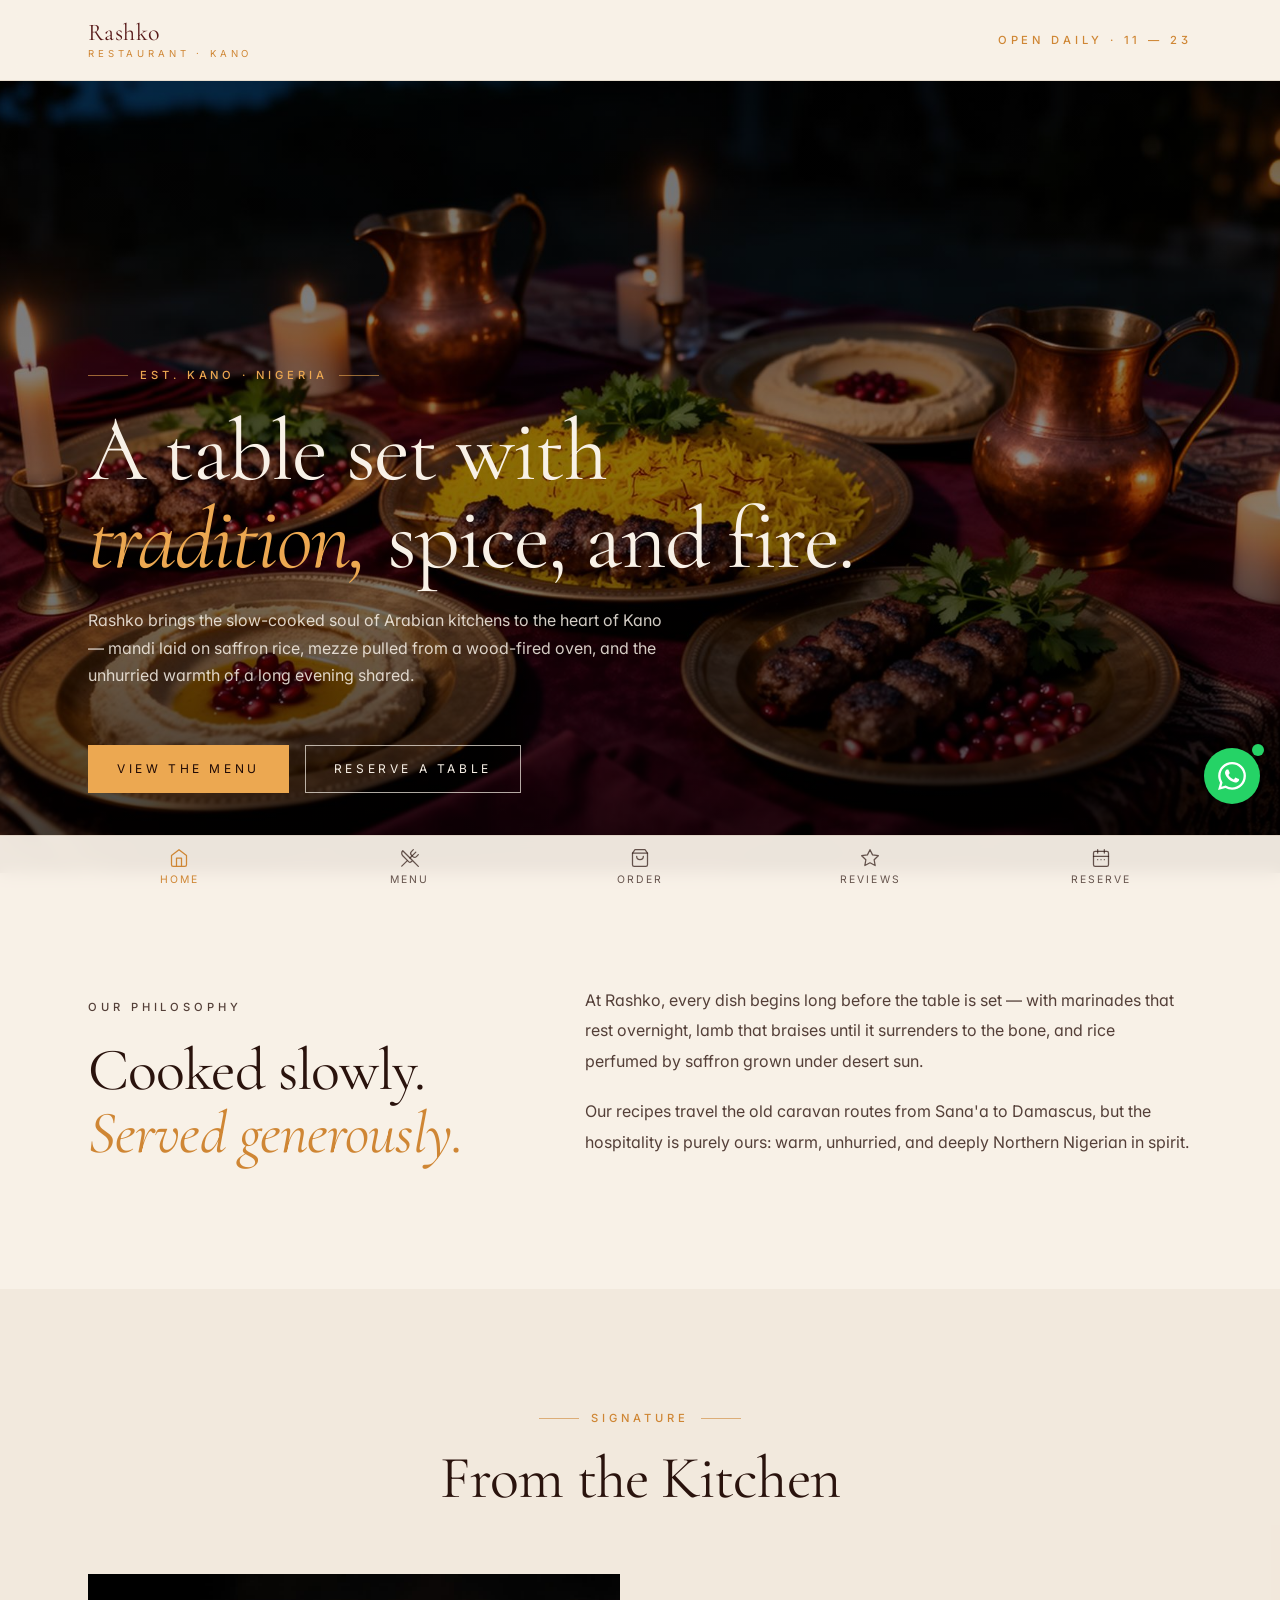
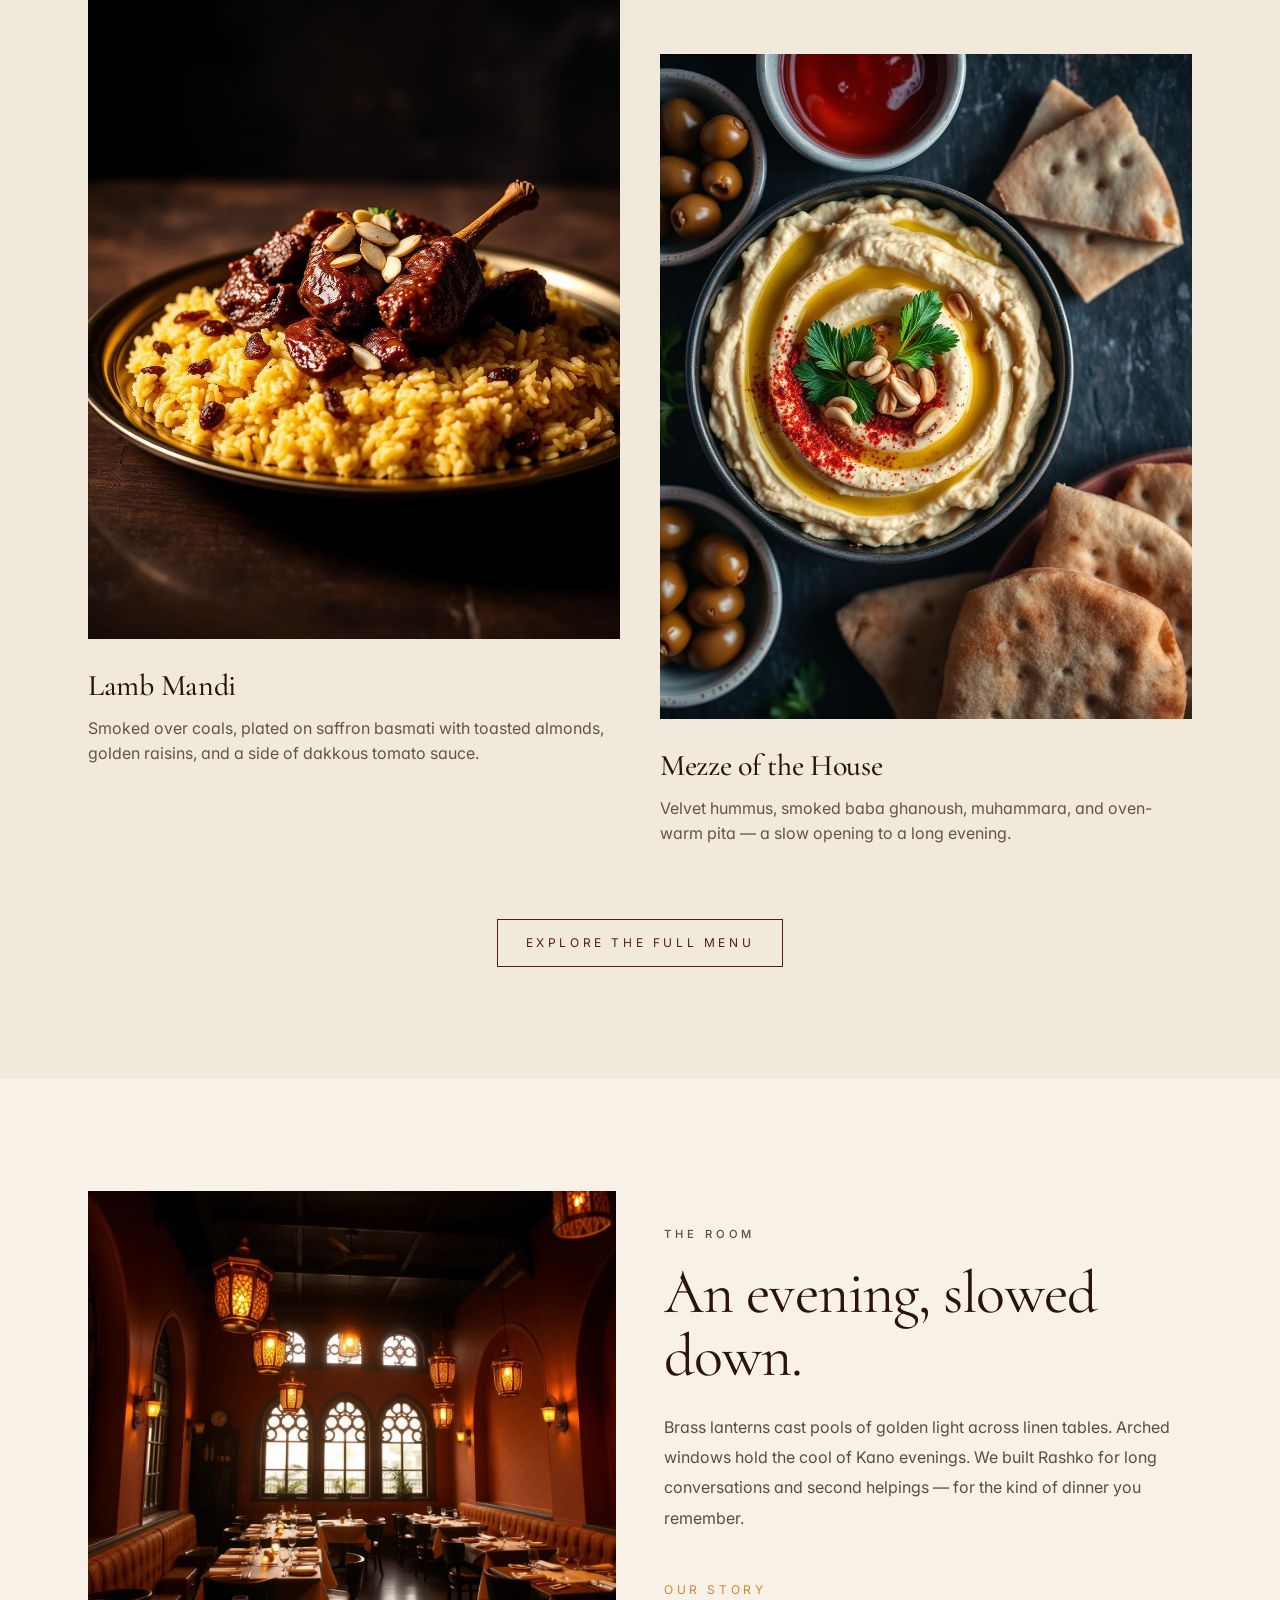
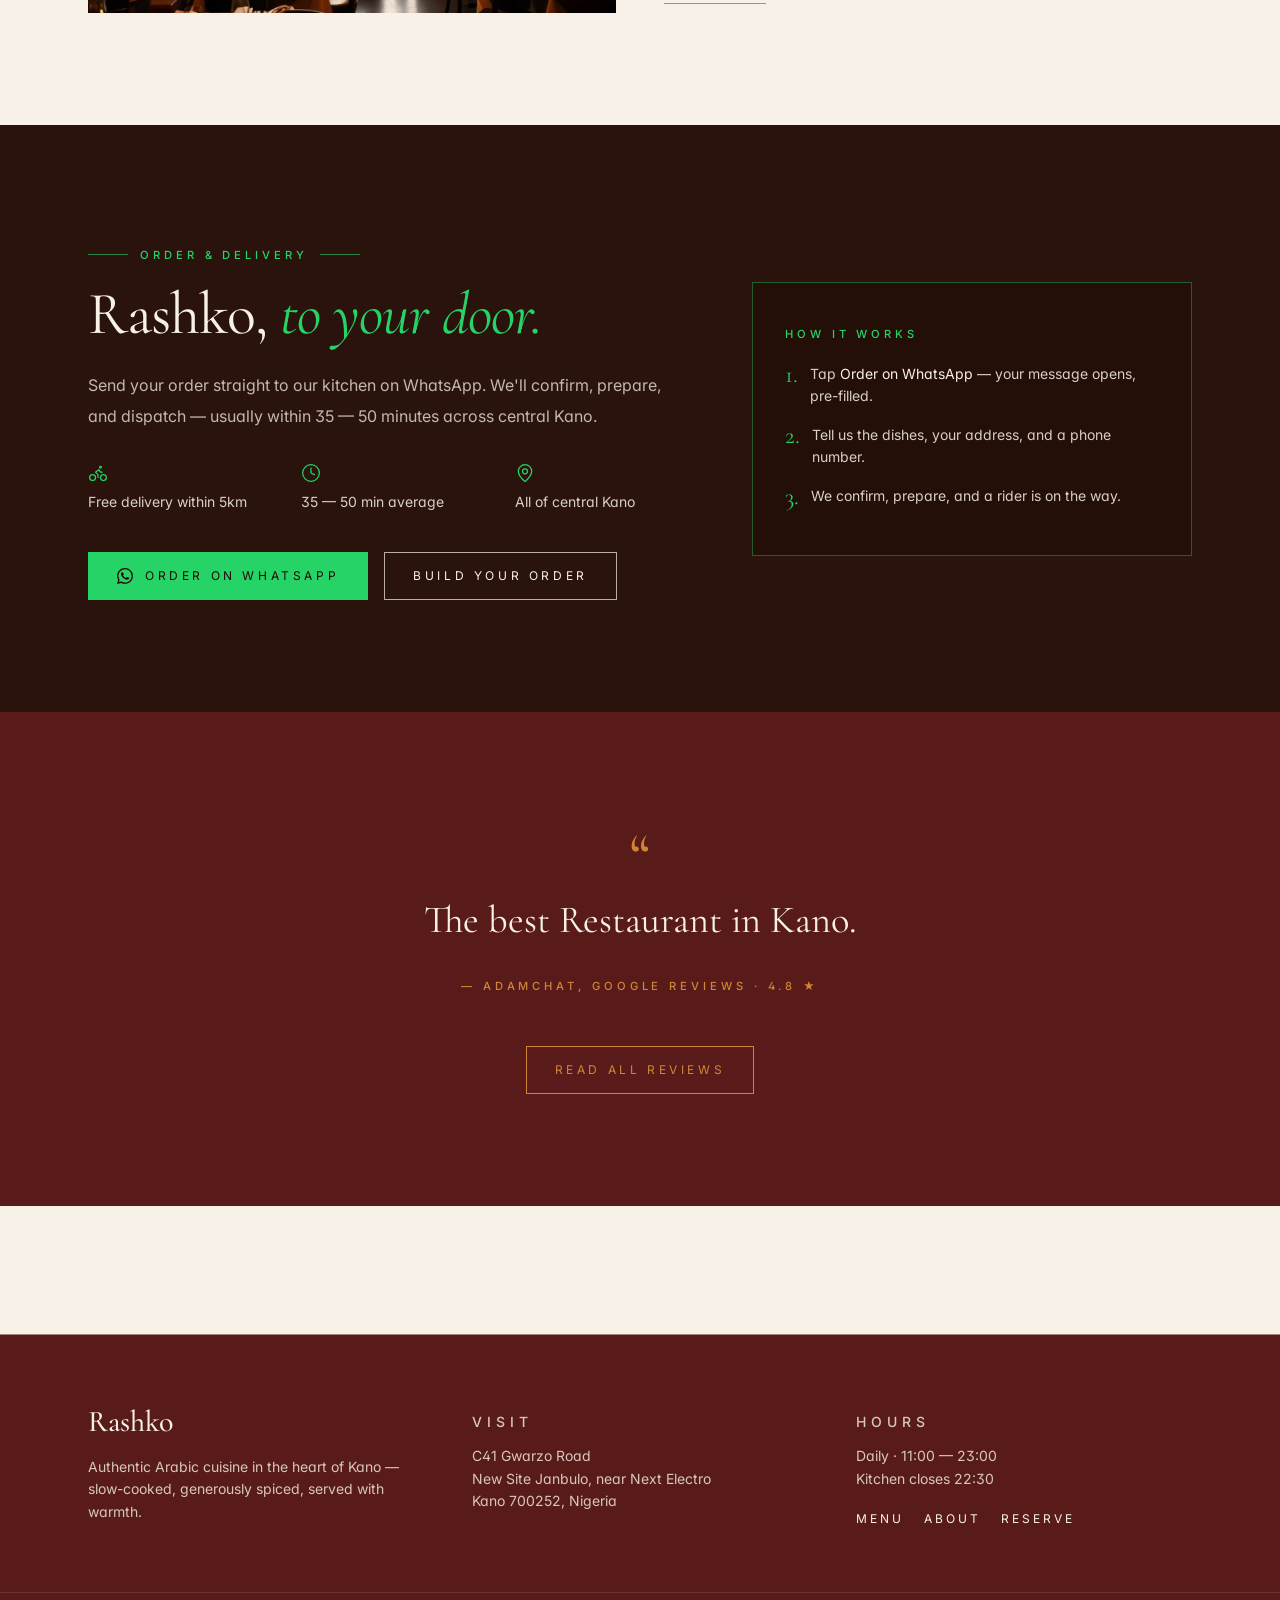
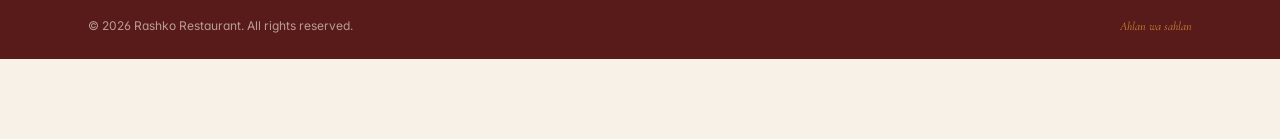
<file: index.html>
<!doctype html>
<html lang="en">
<head>
  <meta charset="utf-8" />
  <meta name="viewport" content="width=device-width, initial-scale=1" />
  <title>Rashko Restaurant — Arabic Fine Dining in Kano</title>
  <meta name="description" content="Slow-cooked mandi, fresh mezze, and the warmth of Arabian hospitality. Rashko Restaurant, C41 Gwarzo Road, Kano." />
  <meta property="og:title" content="Rashko Restaurant — Arabic Fine Dining in Kano" />
  <meta property="og:description" content="Authentic, slow-cooked Arabic cuisine in the heart of Kano." />
  <meta property="og:image" content="hero-rashko.jpg" />
  <link rel="stylesheet" href="styles.css" />
</head>
<body>
  <div id="site-header"></div>

  <!-- Hero -->
  <section class="hero">
    <div class="hero-bg">
      <img src="hero-rashko.jpg" alt="Candlelit Arabic feast at Rashko Restaurant" />
    </div>
    <div class="container-narrow hero-inner">
      <span class="ornament eyebrow gold-text">Est. Kano · Nigeria</span>
      <h1 class="display-xl hero-title">
        A table set with <span class="italic-script gold-text">tradition,</span> spice, and fire.
      </h1>
      <p class="hero-text">
        Rashko brings the slow-cooked soul of Arabian kitchens to the heart of Kano —
        mandi laid on saffron rice, mezze pulled from a wood-fired oven, and the
        unhurried warmth of a long evening shared.
      </p>
      <div class="hero-actions">
        <a class="btn btn-gold" href="menu.html">View the Menu</a>
        <a class="btn btn-outline-cream" href="contact.html">Reserve a Table</a>
      </div>
    </div>
  </section>

  <!-- Philosophy -->
  <section class="section">
    <div class="container-narrow philosophy-grid">
      <div>
        <p class="eyebrow">Our Philosophy</p>
        <h2 class="display-lg" style="margin-top:1rem;">
          Cooked slowly.<br><span class="italic-script">Served generously.</span>
        </h2>
      </div>
      <div>
        <p>At Rashko, every dish begins long before the table is set — with marinades that rest overnight, lamb that braises until it surrenders to the bone, and rice perfumed by saffron grown under desert sun.</p>
        <p>Our recipes travel the old caravan routes from Sana'a to Damascus, but the hospitality is purely ours: warm, unhurried, and deeply Northern Nigerian in spirit.</p>
      </div>
    </div>
  </section>

  <!-- Signature -->
  <section class="section bg-secondary">
    <div class="container-narrow">
      <div class="text-center max-w-2xl">
        <span class="ornament eyebrow">Signature</span>
        <h2 class="display-lg" style="margin-top:1.25rem;">From the Kitchen</h2>
      </div>
      <div class="signature-grid">
        <article class="signature-card">
          <div class="img-wrap"><img src="dish-mandi.jpg" alt="Lamb mandi on saffron rice" loading="lazy" /></div>
          <h3>Lamb Mandi</h3>
          <p>Smoked over coals, plated on saffron basmati with toasted almonds, golden raisins, and a side of dakkous tomato sauce.</p>
        </article>
        <article class="signature-card offset">
          <div class="img-wrap"><img src="dish-mezze.jpg" alt="Hummus mezze with warm pita" loading="lazy" /></div>
          <h3>Mezze of the House</h3>
          <p>Velvet hummus, smoked baba ghanoush, muhammara, and oven-warm pita — a slow opening to a long evening.</p>
        </article>
      </div>
      <div class="text-center" style="margin-top:3.5rem;">
        <a class="btn btn-outline-primary" href="menu.html">Explore the Full Menu</a>
      </div>
    </div>
  </section>

  <!-- Story split -->
  <section class="section">
    <div class="container-narrow story-split">
      <div class="img-wrap"><img src="interior-rashko.jpg" alt="Warm interior of Rashko Restaurant" loading="lazy" /></div>
      <div class="story-text" style="padding-left:0;">
        <p class="eyebrow">The Room</p>
        <h2 class="display-lg" style="margin-top:1rem;">An evening, slowed down.</h2>
        <p>Brass lanterns cast pools of golden light across linen tables. Arched windows hold the cool of Kano evenings. We built Rashko for long conversations and second helpings — for the kind of dinner you remember.</p>
        <a class="text-link" href="about.html">Our Story</a>
      </div>
    </div>
  </section>

  <!-- Delivery / WhatsApp -->
  <section class="section bg-dark">
    <div class="container-narrow delivery-grid">
      <div>
        <span class="ornament eyebrow" style="color:#25d366;">Order &amp; Delivery</span>
        <h2 class="display-lg text-cream" style="margin-top:1.25rem;">
          Rashko, <span class="italic-script" style="color:#25d366;">to your door.</span>
        </h2>
        <p style="margin-top:1.5rem;color:color-mix(in oklab, #f6efe2 75%, transparent);line-height:1.9;max-width:36rem;">
          Send your order straight to our kitchen on WhatsApp. We'll confirm,
          prepare, and dispatch — usually within 35 — 50 minutes across central Kano.
        </p>
        <ul class="delivery-features">
          <li><svg viewBox="0 0 24 24" fill="none" stroke="currentColor" stroke-width="1.5" stroke-linecap="round" stroke-linejoin="round"><circle cx="18.5" cy="17.5" r="3.5"/><circle cx="5.5" cy="17.5" r="3.5"/><circle cx="15" cy="5" r="1"/><path d="M12 17.5V14l-3-3 4-3 2 3h2"/></svg><span>Free delivery within 5km</span></li>
          <li><svg viewBox="0 0 24 24" fill="none" stroke="currentColor" stroke-width="1.5" stroke-linecap="round" stroke-linejoin="round"><circle cx="12" cy="12" r="10"/><polyline points="12 6 12 12 16 14"/></svg><span>35 — 50 min average</span></li>
          <li><svg viewBox="0 0 24 24" fill="none" stroke="currentColor" stroke-width="1.5" stroke-linecap="round" stroke-linejoin="round"><path d="M20 10c0 4.993-5.539 10.193-7.399 11.799a1 1 0 0 1-1.202 0C9.539 20.193 4 14.993 4 10a8 8 0 0 1 16 0"/><circle cx="12" cy="10" r="3"/></svg><span>All of central Kano</span></li>
        </ul>
        <div class="hero-actions">
          <a class="btn btn-whatsapp" id="whatsapp-cta" href="#" target="_blank" rel="noopener noreferrer">
            <svg style="width:1rem;height:1rem;" viewBox="0 0 24 24" fill="currentColor"><path d="M17.472 14.382c-.297-.149-1.758-.867-2.03-.967-.273-.099-.471-.148-.67.15-.197.297-.767.966-.94 1.164-.173.198-.347.223-.644.075-.297-.15-1.255-.463-2.39-1.475-.883-.788-1.48-1.761-1.653-2.059-.173-.297-.018-.458.13-.606.134-.133.298-.347.446-.52.149-.174.198-.298.298-.497.099-.198.05-.371-.025-.52-.075-.149-.669-1.612-.916-2.207-.242-.579-.487-.5-.669-.51l-.57-.01c-.198 0-.52.074-.792.372s-1.04 1.016-1.04 2.479 1.065 2.876 1.213 3.074c.149.198 2.095 3.2 5.077 4.487.709.306 1.262.489 1.694.625.712.227 1.36.195 1.871.118.571-.085 1.758-.719 2.006-1.413.248-.694.248-1.289.173-1.413-.074-.124-.272-.198-.57-.347zM12.04 21.785h-.004a9.87 9.87 0 0 1-5.031-1.378l-.361-.214-3.741.982.999-3.648-.235-.374a9.86 9.86 0 0 1-1.51-5.26c.001-5.45 4.436-9.884 9.889-9.884 2.64 0 5.122 1.03 6.988 2.898a9.825 9.825 0 0 1 2.893 6.994c-.003 5.45-4.437 9.884-9.887 9.884zm8.413-18.297A11.815 11.815 0 0 0 12.05 0C5.495 0 .16 5.335.157 11.892c0 2.096.547 4.142 1.588 5.945L.057 24l6.305-1.654a11.882 11.882 0 0 0 5.683 1.448h.005c6.554 0 11.89-5.335 11.893-11.893a11.821 11.821 0 0 0-3.49-8.413z"/></svg>
            Order on WhatsApp
          </a>
          <a class="btn btn-outline-cream" href="order.html">Build Your Order</a>
        </div>
      </div>
      <div class="delivery-card">
        <p class="eyebrow" style="color:#25d366;">How it works</p>
        <ol>
          <li><span>1.</span><span>Tap <em style="font-style:normal;color:var(--cream);">Order on WhatsApp</em> — your message opens, pre-filled.</span></li>
          <li><span>2.</span><span>Tell us the dishes, your address, and a phone number.</span></li>
          <li><span>3.</span><span>We confirm, prepare, and a rider is on the way.</span></li>
        </ol>
      </div>
    </div>
  </section>

  <!-- Pull quote -->
  <section class="section bg-primary">
    <div class="container-narrow text-center max-w-3xl">
      <span class="quote-mark">&ldquo;</span>
      <p class="pull-quote">The best Restaurant in Kano.</p>
      <p class="eyebrow" style="margin-top:2rem;">— Adamchat, Google Reviews · 4.8 ★</p>
      <a class="btn btn-outline-accent" href="reviews.html" style="margin-top:2.5rem;">Read All Reviews</a>
    </div>
  </section>

  <div id="site-footer"></div>
  <div id="bottom-nav"></div>
  <div id="whatsapp-float"></div>

  <script src="data.js"></script>
  <script src="layout.js"></script>
  <script>
    RASHKO.mountLayout({ active: "home" });
    document.getElementById("whatsapp-cta").href =
      RASHKO.whatsappUrl("Hello Rashko! I'd like to place a delivery order. 🍽️");
  </script>
</body>
</html>
</file>
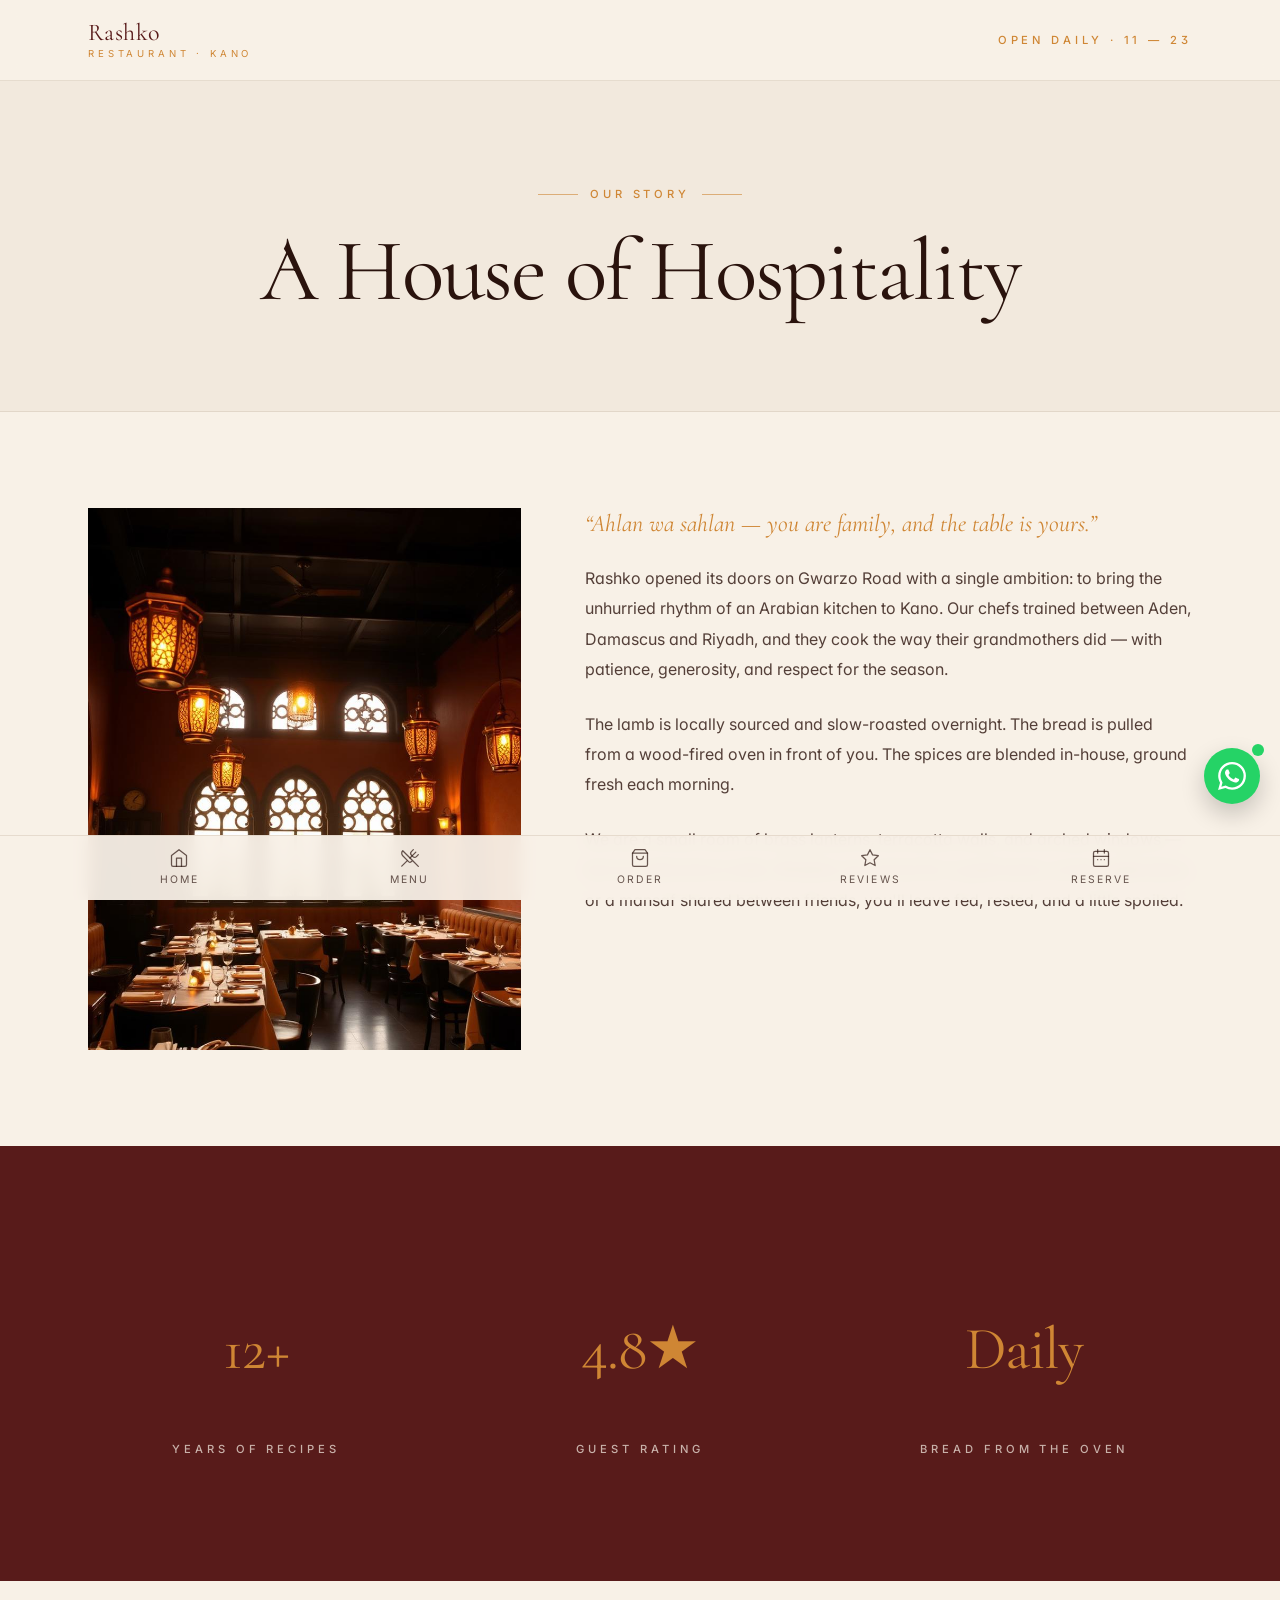
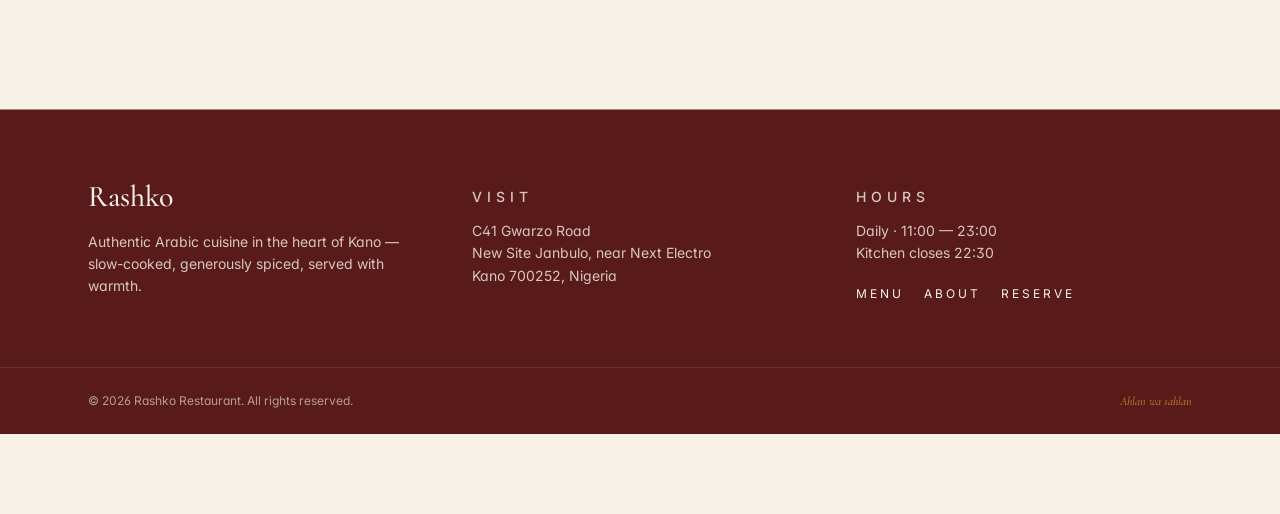
<file: about.html>
<!doctype html>
<html lang="en">
<head>
  <meta charset="utf-8" />
  <meta name="viewport" content="width=device-width, initial-scale=1" />
  <title>About — Rashko Restaurant, Kano</title>
  <meta name="description" content="The story behind Rashko Restaurant — slow Arabic cooking, generous hospitality, and a quiet room in the heart of Kano." />
  <meta property="og:title" content="About Rashko Restaurant" />
  <meta property="og:description" content="Slow Arabic cooking and generous hospitality in the heart of Kano." />
  <link rel="stylesheet" href="styles.css" />
</head>
<body>
  <div id="site-header"></div>

  <section class="menu-hero">
    <div class="container-narrow">
      <span class="ornament eyebrow">Our Story</span>
      <h1 class="display-xl">A House of Hospitality</h1>
    </div>
  </section>

  <section class="container-narrow about-grid">
    <div><img src="interior-rashko.jpg" alt="Interior of Rashko Restaurant" loading="lazy" /></div>
    <div class="about-text">
      <p class="italic-script">&ldquo;Ahlan wa sahlan — you are family, and the table is yours.&rdquo;</p>
      <p>Rashko opened its doors on Gwarzo Road with a single ambition: to bring the unhurried rhythm of an Arabian kitchen to Kano. Our chefs trained between Aden, Damascus and Riyadh, and they cook the way their grandmothers did — with patience, generosity, and respect for the season.</p>
      <p>The lamb is locally sourced and slow-roasted overnight. The bread is pulled from a wood-fired oven in front of you. The spices are blended in-house, ground fresh each morning.</p>
      <p>We are a small room of brass lanterns, terracotta walls, and arched windows — but our welcome is wide. Whether you arrive for a quiet lunch, a long celebration, or a mansaf shared between friends, you'll leave fed, rested, and a little spoiled.</p>
    </div>
  </section>

  <section class="section bg-primary">
    <div class="container-narrow stats-grid">
      <div>
        <p class="display-lg stat-key">12+</p>
        <p class="eyebrow stat-val" style="color:color-mix(in oklab, var(--primary-foreground) 70%, transparent);">Years of Recipes</p>
      </div>
      <div>
        <p class="display-lg stat-key">4.8★</p>
        <p class="eyebrow stat-val" style="color:color-mix(in oklab, var(--primary-foreground) 70%, transparent);">Guest Rating</p>
      </div>
      <div>
        <p class="display-lg stat-key">Daily</p>
        <p class="eyebrow stat-val" style="color:color-mix(in oklab, var(--primary-foreground) 70%, transparent);">Bread from the Oven</p>
      </div>
    </div>
  </section>

  <div id="site-footer"></div>
  <div id="bottom-nav"></div>
  <div id="whatsapp-float"></div>

  <script src="data.js"></script>
  <script src="layout.js"></script>
  <script>RASHKO.mountLayout({});</script>
</body>
</html>
</file>
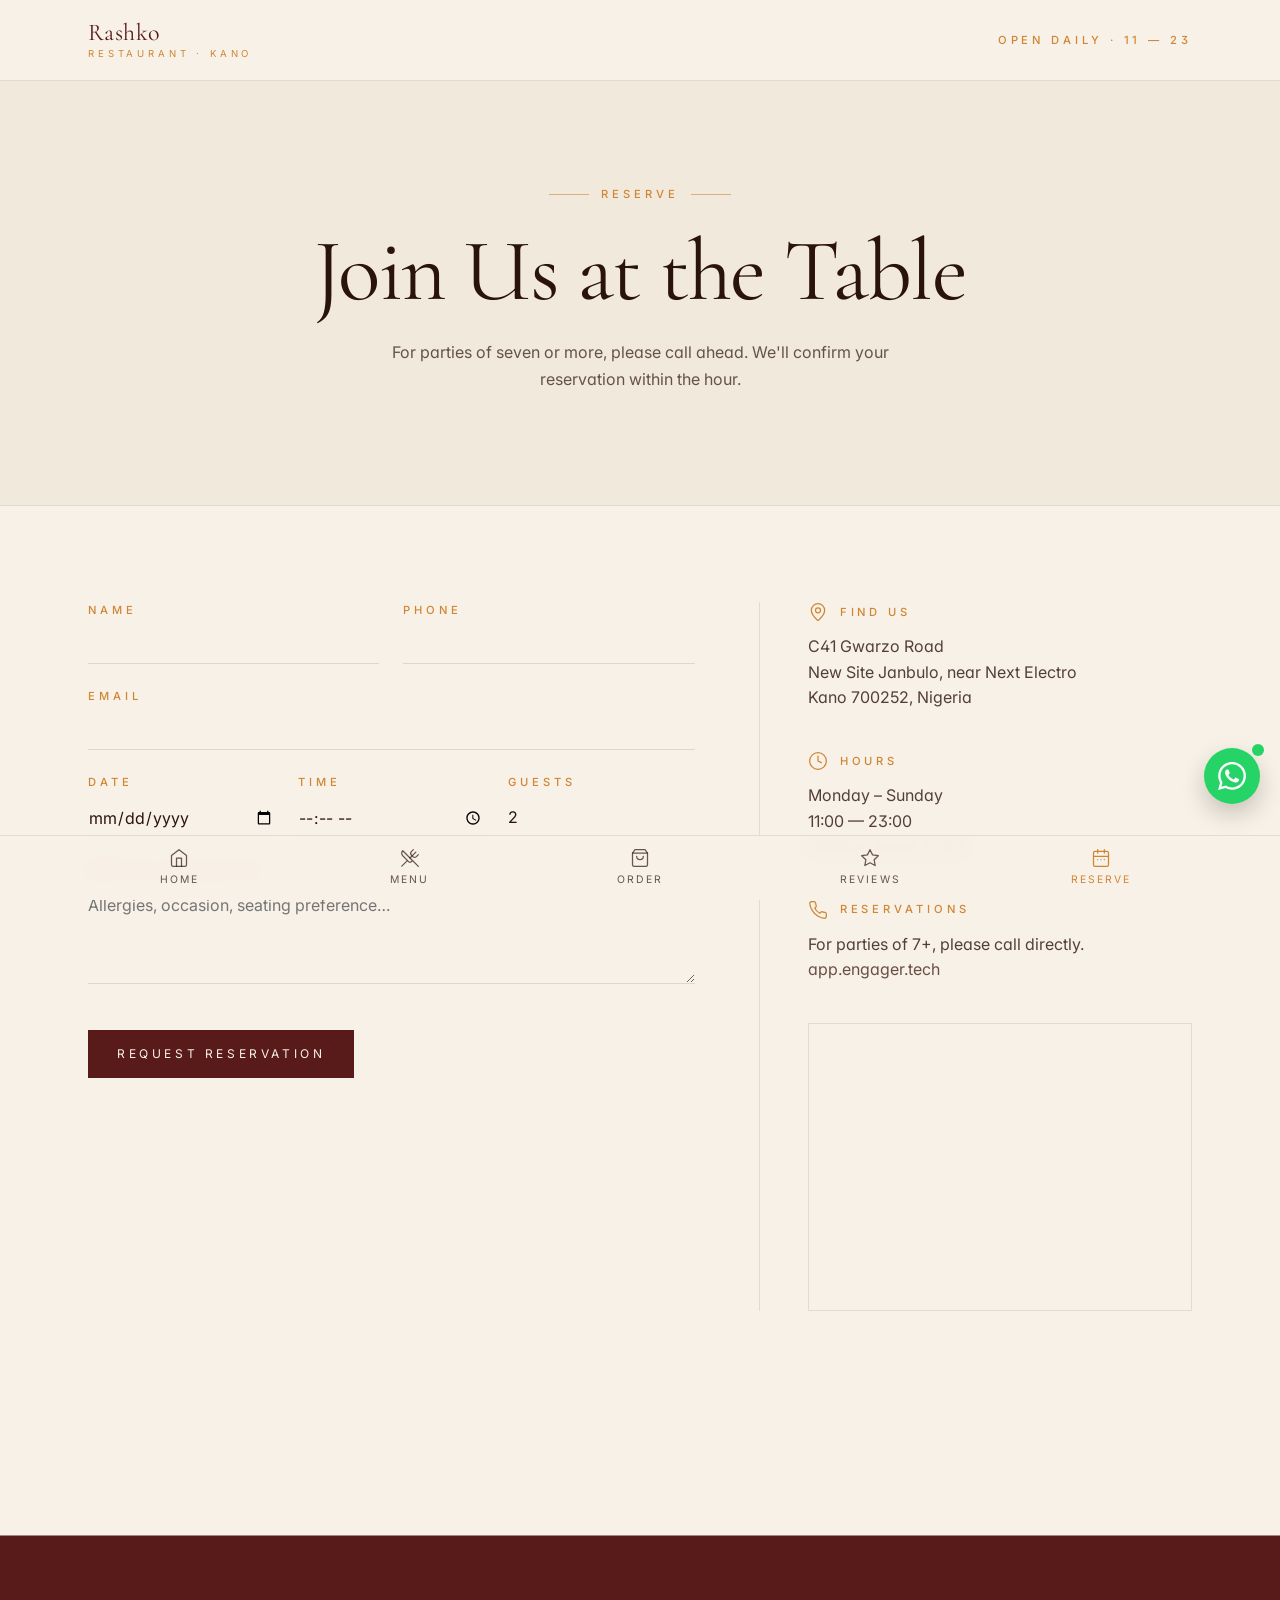
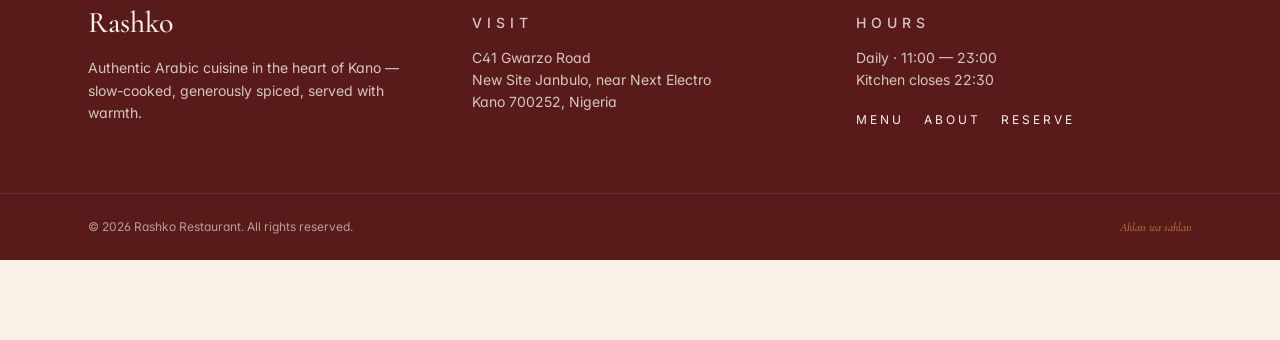
<file: contact.html>
<!doctype html>
<html lang="en">
<head>
  <meta charset="utf-8" />
  <meta name="viewport" content="width=device-width, initial-scale=1" />
  <title>Reservations &amp; Contact — Rashko Restaurant, Kano</title>
  <meta name="description" content="Reserve a table at Rashko Restaurant, C41 Gwarzo Road, Kano. Open daily 11am – 11pm." />
  <meta property="og:title" content="Reserve a Table — Rashko Restaurant" />
  <meta property="og:description" content="C41 Gwarzo Road, Kano. Open daily 11am – 11pm." />
  <link rel="stylesheet" href="styles.css" />
</head>
<body>
  <div id="site-header"></div>

  <section class="menu-hero">
    <div class="container-narrow">
      <span class="ornament eyebrow">Reserve</span>
      <h1 class="display-xl">Join Us at the Table</h1>
      <p>For parties of seven or more, please call ahead. We'll confirm your reservation within the hour.</p>
    </div>
  </section>

  <section class="container-narrow contact-grid">
    <div>
      <form id="reservation-form" class="contact-form">
        <div class="row two">
          <div><label for="name" class="eyebrow" style="display:block;margin-bottom:0.5rem;">Name</label><input id="name" class="contact-input" type="text" required /></div>
          <div><label for="phone" class="eyebrow" style="display:block;margin-bottom:0.5rem;">Phone</label><input id="phone" class="contact-input" type="tel" required /></div>
        </div>
        <div><label for="email" class="eyebrow" style="display:block;margin-bottom:0.5rem;">Email</label><input id="email" class="contact-input" type="email" required /></div>
        <div class="row three">
          <div><label for="date" class="eyebrow" style="display:block;margin-bottom:0.5rem;">Date</label><input id="date" class="contact-input" type="date" required /></div>
          <div><label for="time" class="eyebrow" style="display:block;margin-bottom:0.5rem;">Time</label><input id="time" class="contact-input" type="time" required /></div>
          <div><label for="guests" class="eyebrow" style="display:block;margin-bottom:0.5rem;">Guests</label><input id="guests" class="contact-input" type="number" min="1" max="20" value="2" required /></div>
        </div>
        <div>
          <label for="notes" class="eyebrow" style="display:block;margin-bottom:0.5rem;">Special requests</label>
          <textarea id="notes" rows="4" class="contact-input" placeholder="Allergies, occasion, seating preference…"></textarea>
        </div>
        <button type="submit" class="btn btn-primary" style="margin-top:1rem;align-self:flex-start;">Request Reservation</button>
      </form>
      <div id="reservation-success" class="contact-success" style="display:none;">
        <p class="italic-script" style="font-size:1.875rem;margin:0;">Shukran!</p>
        <p>Your request has been sent. We'll be in touch shortly to confirm.</p>
      </div>
    </div>

    <aside class="contact-info">
      <div class="info-block">
        <div class="info-head">
          <svg viewBox="0 0 24 24" fill="none" stroke="currentColor" stroke-width="1.5" stroke-linecap="round" stroke-linejoin="round"><path d="M20 10c0 4.993-5.539 10.193-7.399 11.799a1 1 0 0 1-1.202 0C9.539 20.193 4 14.993 4 10a8 8 0 0 1 16 0"/><circle cx="12" cy="10" r="3"/></svg>
          <span class="eyebrow">Find Us</span>
        </div>
        <p>C41 Gwarzo Road<br>New Site Janbulo, near Next Electro<br>Kano 700252, Nigeria</p>
      </div>
      <div class="info-block">
        <div class="info-head">
          <svg viewBox="0 0 24 24" fill="none" stroke="currentColor" stroke-width="1.5" stroke-linecap="round" stroke-linejoin="round"><circle cx="12" cy="12" r="10"/><polyline points="12 6 12 12 16 14"/></svg>
          <span class="eyebrow">Hours</span>
        </div>
        <p>Monday – Sunday<br>11:00 — 23:00<br><span style="color:var(--muted-foreground);">Kitchen closes 22:30</span></p>
      </div>
      <div class="info-block">
        <div class="info-head">
          <svg viewBox="0 0 24 24" fill="none" stroke="currentColor" stroke-width="1.5" stroke-linecap="round" stroke-linejoin="round"><path d="M22 16.92v3a2 2 0 0 1-2.18 2 19.79 19.79 0 0 1-8.63-3.07 19.5 19.5 0 0 1-6-6 19.79 19.79 0 0 1-3.07-8.67A2 2 0 0 1 4.11 2h3a2 2 0 0 1 2 1.72 12.84 12.84 0 0 0 .7 2.81 2 2 0 0 1-.45 2.11L8.09 9.91a16 16 0 0 0 6 6l1.27-1.27a2 2 0 0 1 2.11-.45 12.84 12.84 0 0 0 2.81.7A2 2 0 0 1 22 16.92z"/></svg>
          <span class="eyebrow">Reservations</span>
        </div>
        <p>For parties of 7+, please call directly.<br><span style="color:var(--muted-foreground);">app.engager.tech</span></p>
      </div>

      <div class="map-wrap">
        <iframe title="Rashko Restaurant location"
          src="https://www.google.com/maps?q=c41+Gwarzo+Rd,+new+site+janbulo,+Kano&output=embed"
          loading="lazy" referrerpolicy="no-referrer-when-downgrade"></iframe>
      </div>
    </aside>
  </section>

  <div id="site-footer"></div>
  <div id="bottom-nav"></div>
  <div id="whatsapp-float"></div>

  <script src="data.js"></script>
  <script src="layout.js"></script>
  <script src="contact.js"></script>
  <script>RASHKO.mountLayout({ active: "reserve" });</script>
</body>
</html>
</file>
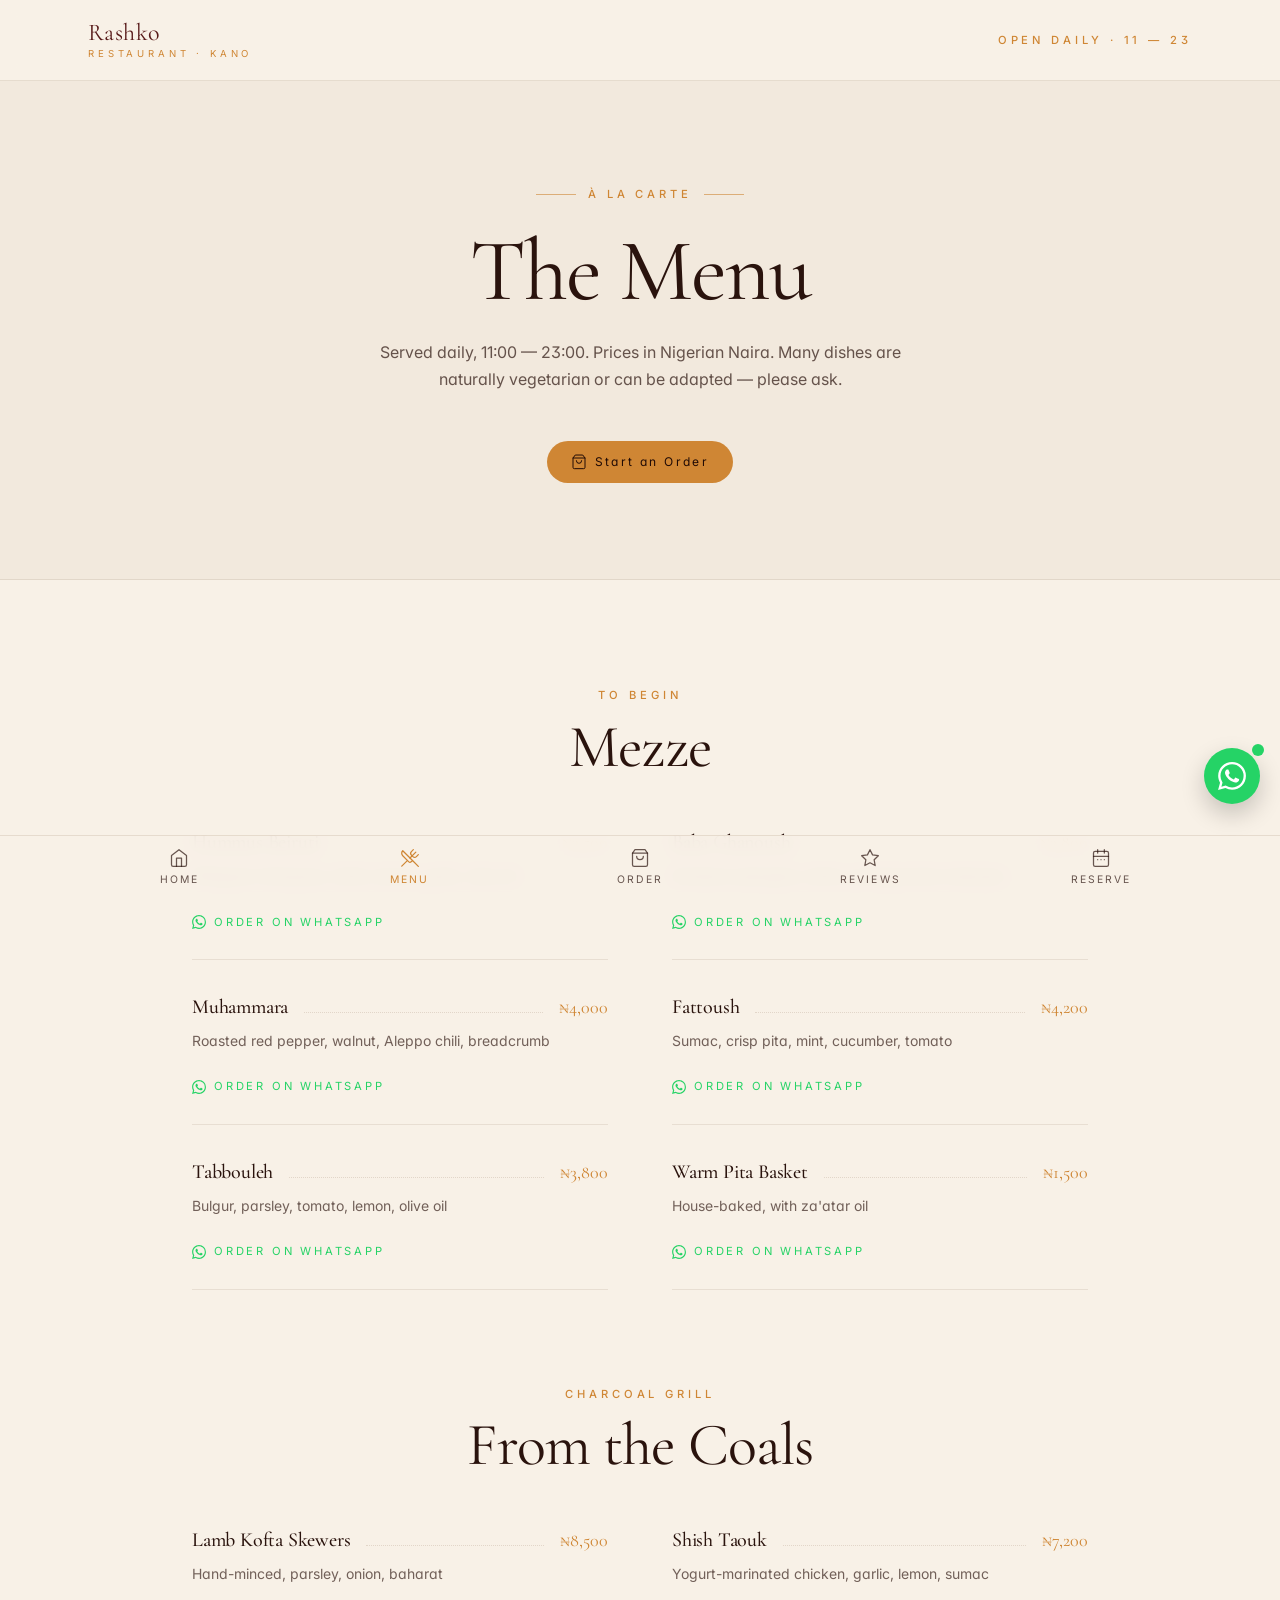
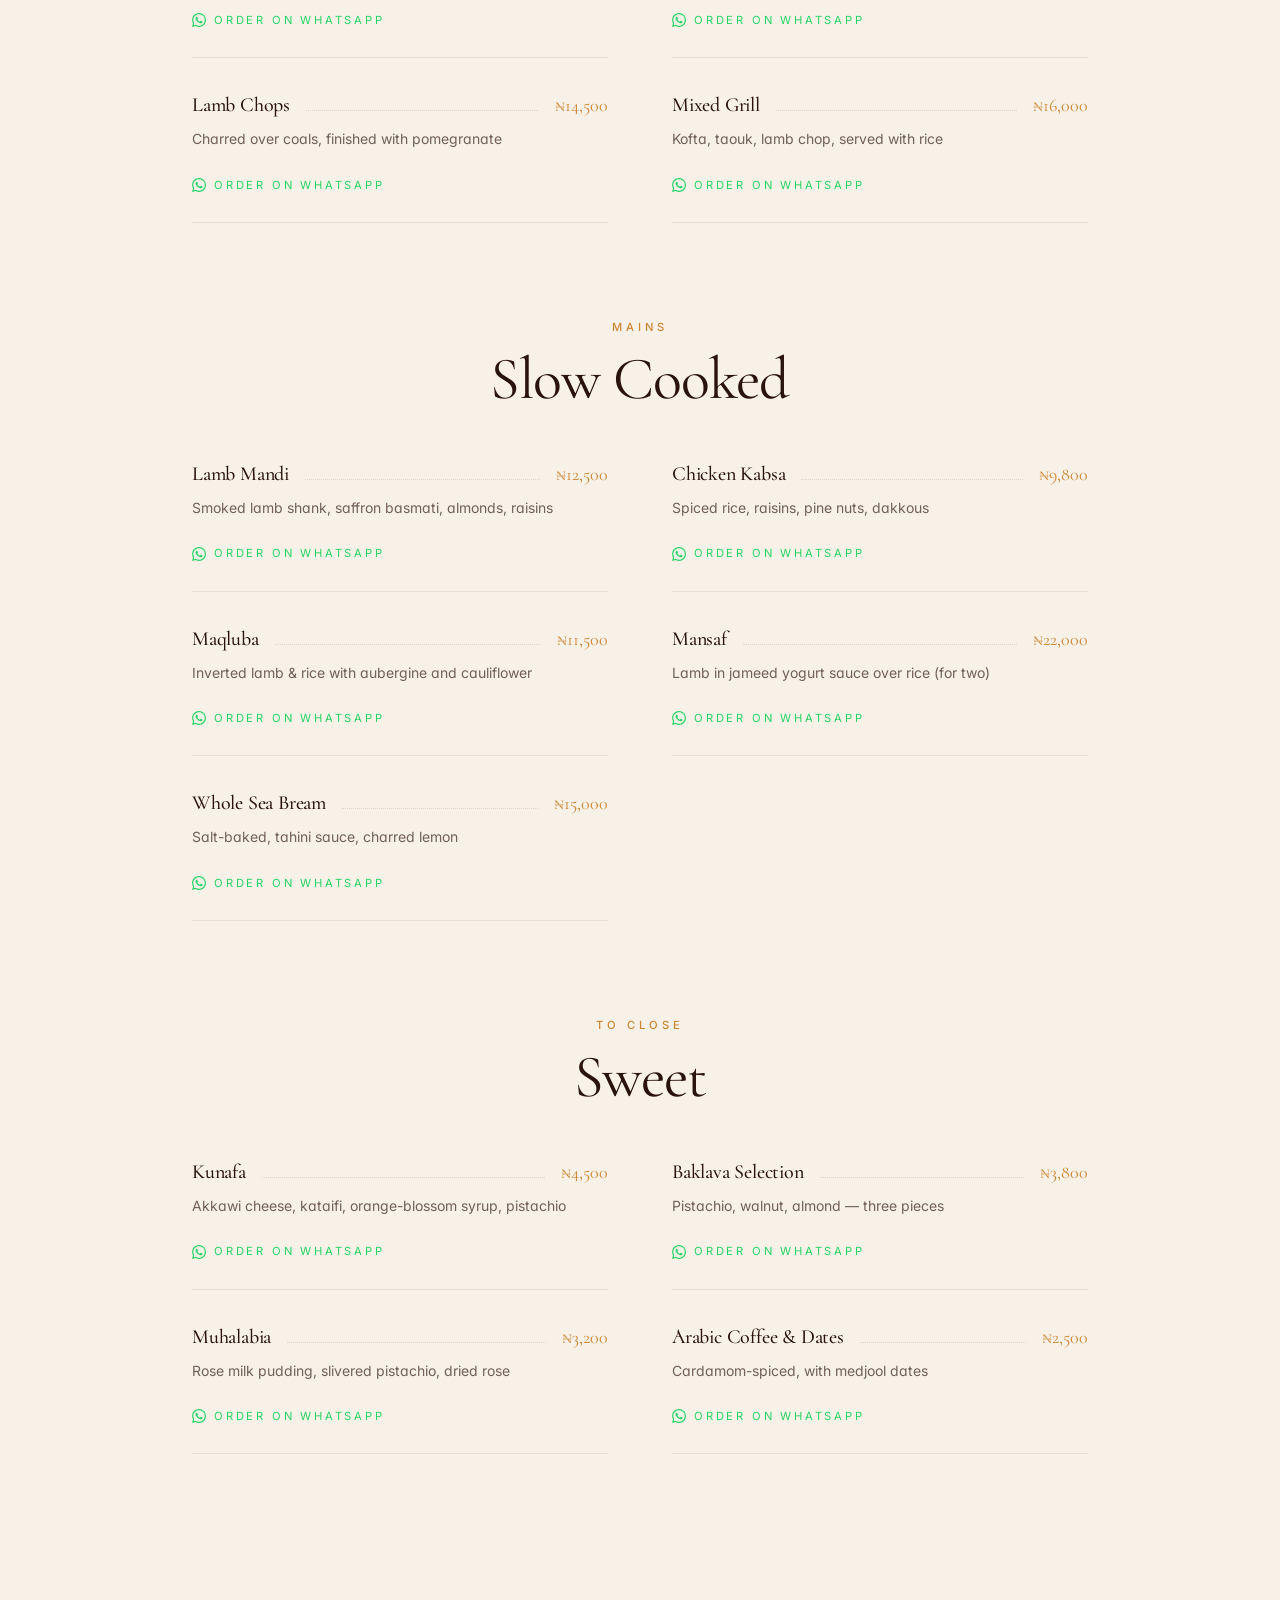
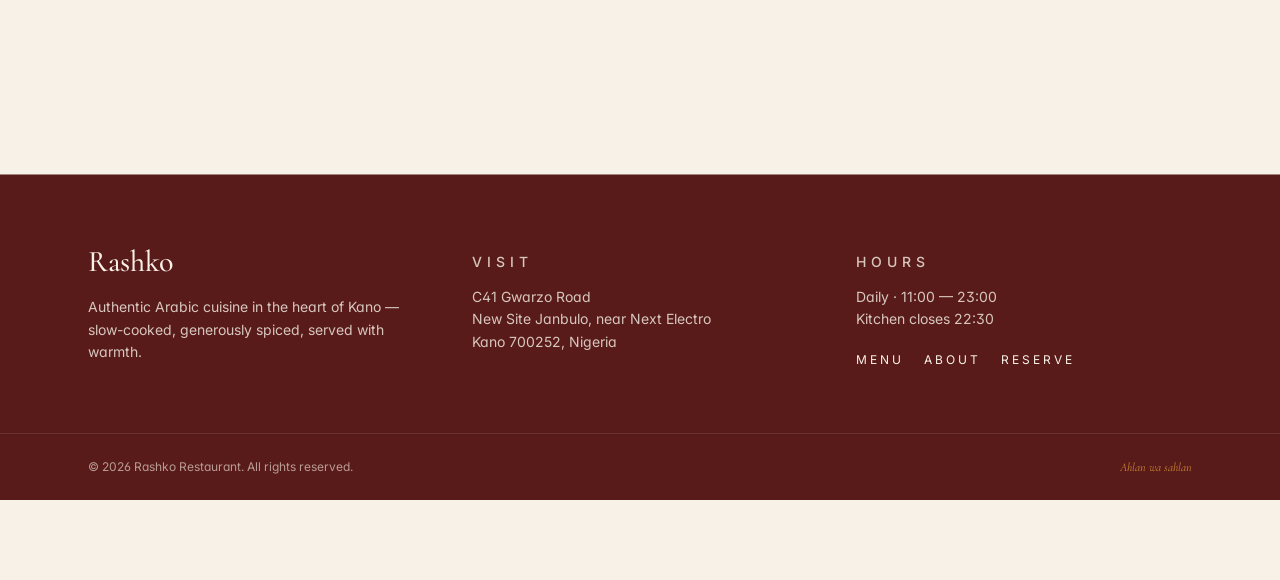
<file: menu.html>
<!doctype html>
<html lang="en">
<head>
  <meta charset="utf-8" />
  <meta name="viewport" content="width=device-width, initial-scale=1" />
  <title>Menu — Rashko Restaurant, Kano</title>
  <meta name="description" content="Mezze, slow-cooked mandi & kabsa, charcoal kebabs, and traditional Arabic desserts. The full Rashko menu, served daily in Kano." />
  <meta property="og:title" content="Menu — Rashko Restaurant" />
  <meta property="og:description" content="Mezze, mandi, kabsa, kebabs and Arabic sweets — served daily in Kano." />
  <link rel="stylesheet" href="styles.css" />
</head>
<body>
  <div id="site-header"></div>

  <section class="menu-hero">
    <div class="container-narrow">
      <span class="ornament eyebrow">À la Carte</span>
      <h1 class="display-xl">The Menu</h1>
      <p>Served daily, 11:00 — 23:00. Prices in Nigerian Naira. Many dishes are naturally vegetarian or can be adapted — please ask.</p>
      <a class="btn-accent" href="order.html" style="margin-top:2rem;display:inline-flex;align-items:center;gap:0.5rem;">
        <svg style="width:1rem;height:1rem;" viewBox="0 0 24 24" fill="none" stroke="currentColor" stroke-width="1.5" stroke-linecap="round" stroke-linejoin="round"><path d="M6 2 3 6v14a2 2 0 0 0 2 2h14a2 2 0 0 0 2-2V6l-3-4Z"/><path d="M3 6h18"/><path d="M16 10a4 4 0 0 1-8 0"/></svg>
        Start an Order
      </a>
    </div>
  </section>

  <div class="container-narrow" style="padding-block:6rem;">
    <div id="menu-root"></div>
  </div>

  <div id="site-footer"></div>
  <div id="bottom-nav"></div>
  <div id="whatsapp-float"></div>

  <script src="data.js"></script>
  <script src="layout.js"></script>
  <script src="menu.js"></script>
  <script>RASHKO.mountLayout({ active: "menu" });</script>
</body>
</html>
</file>
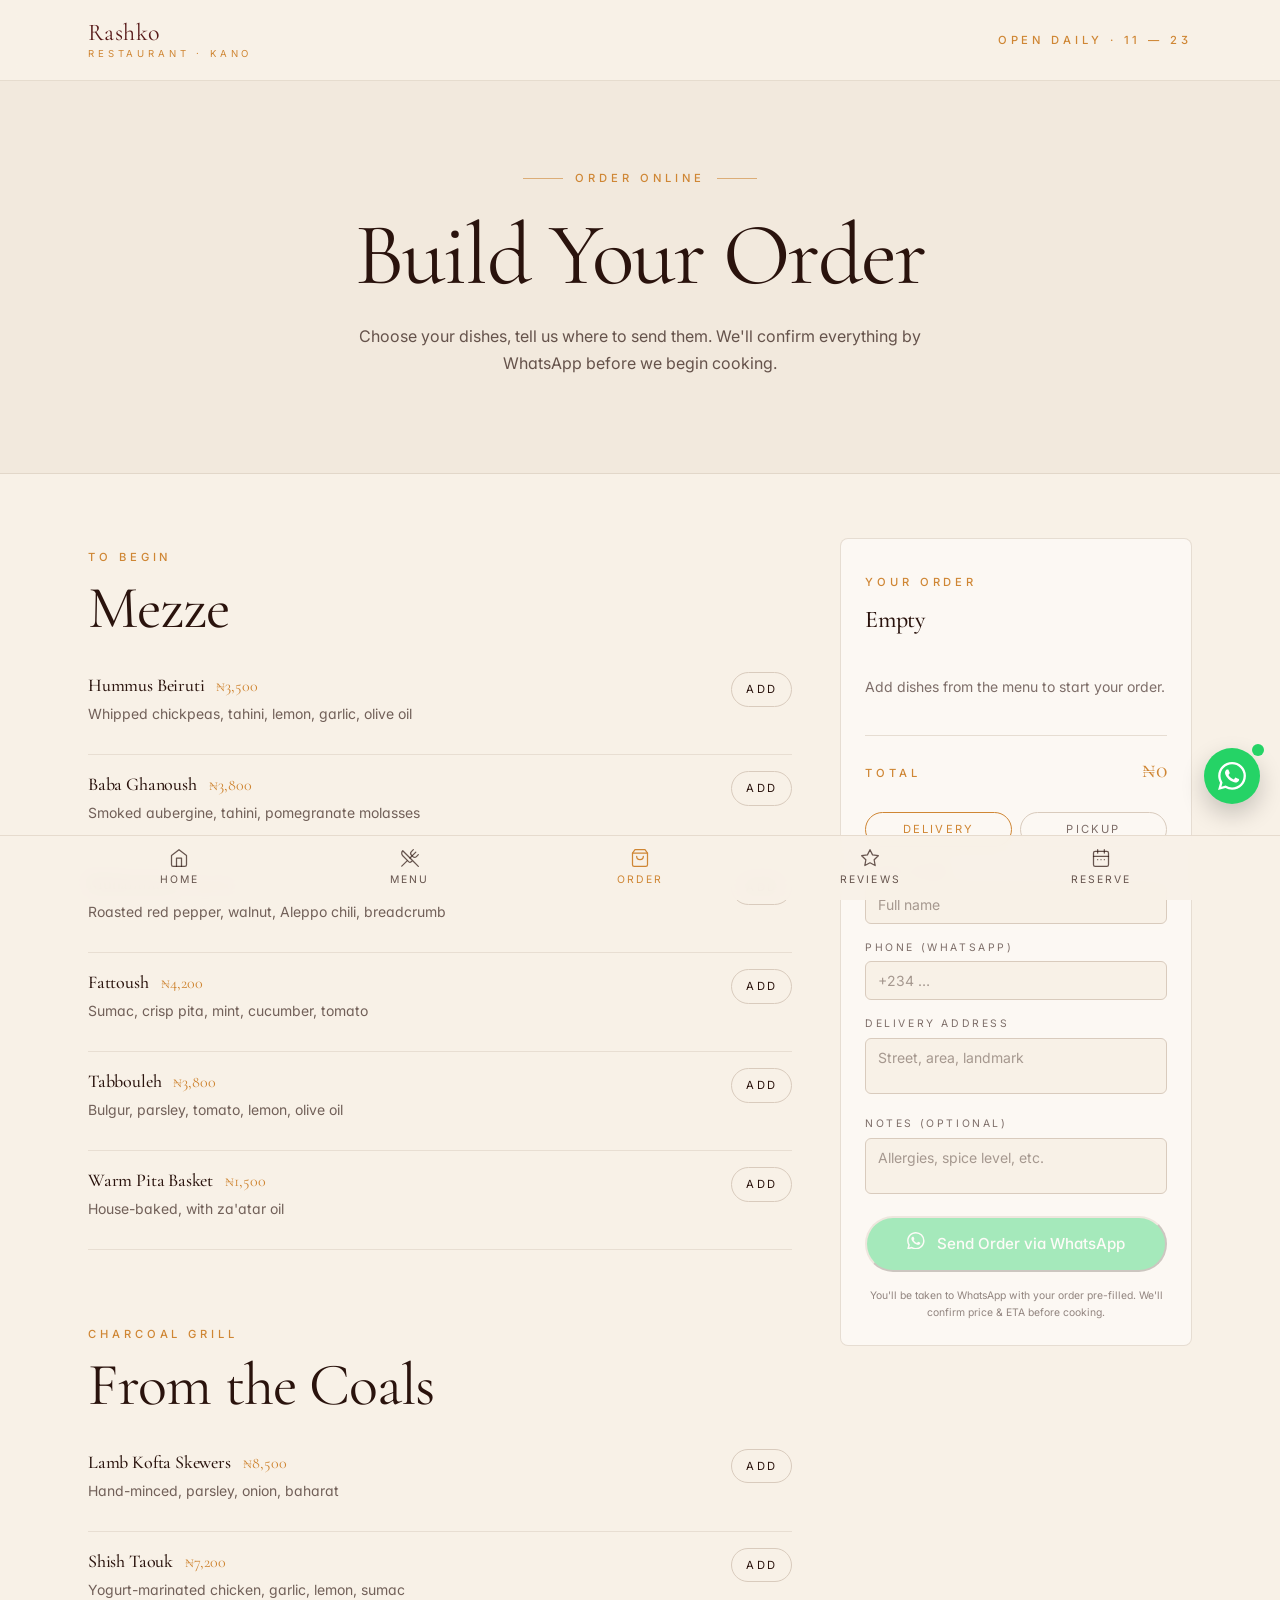
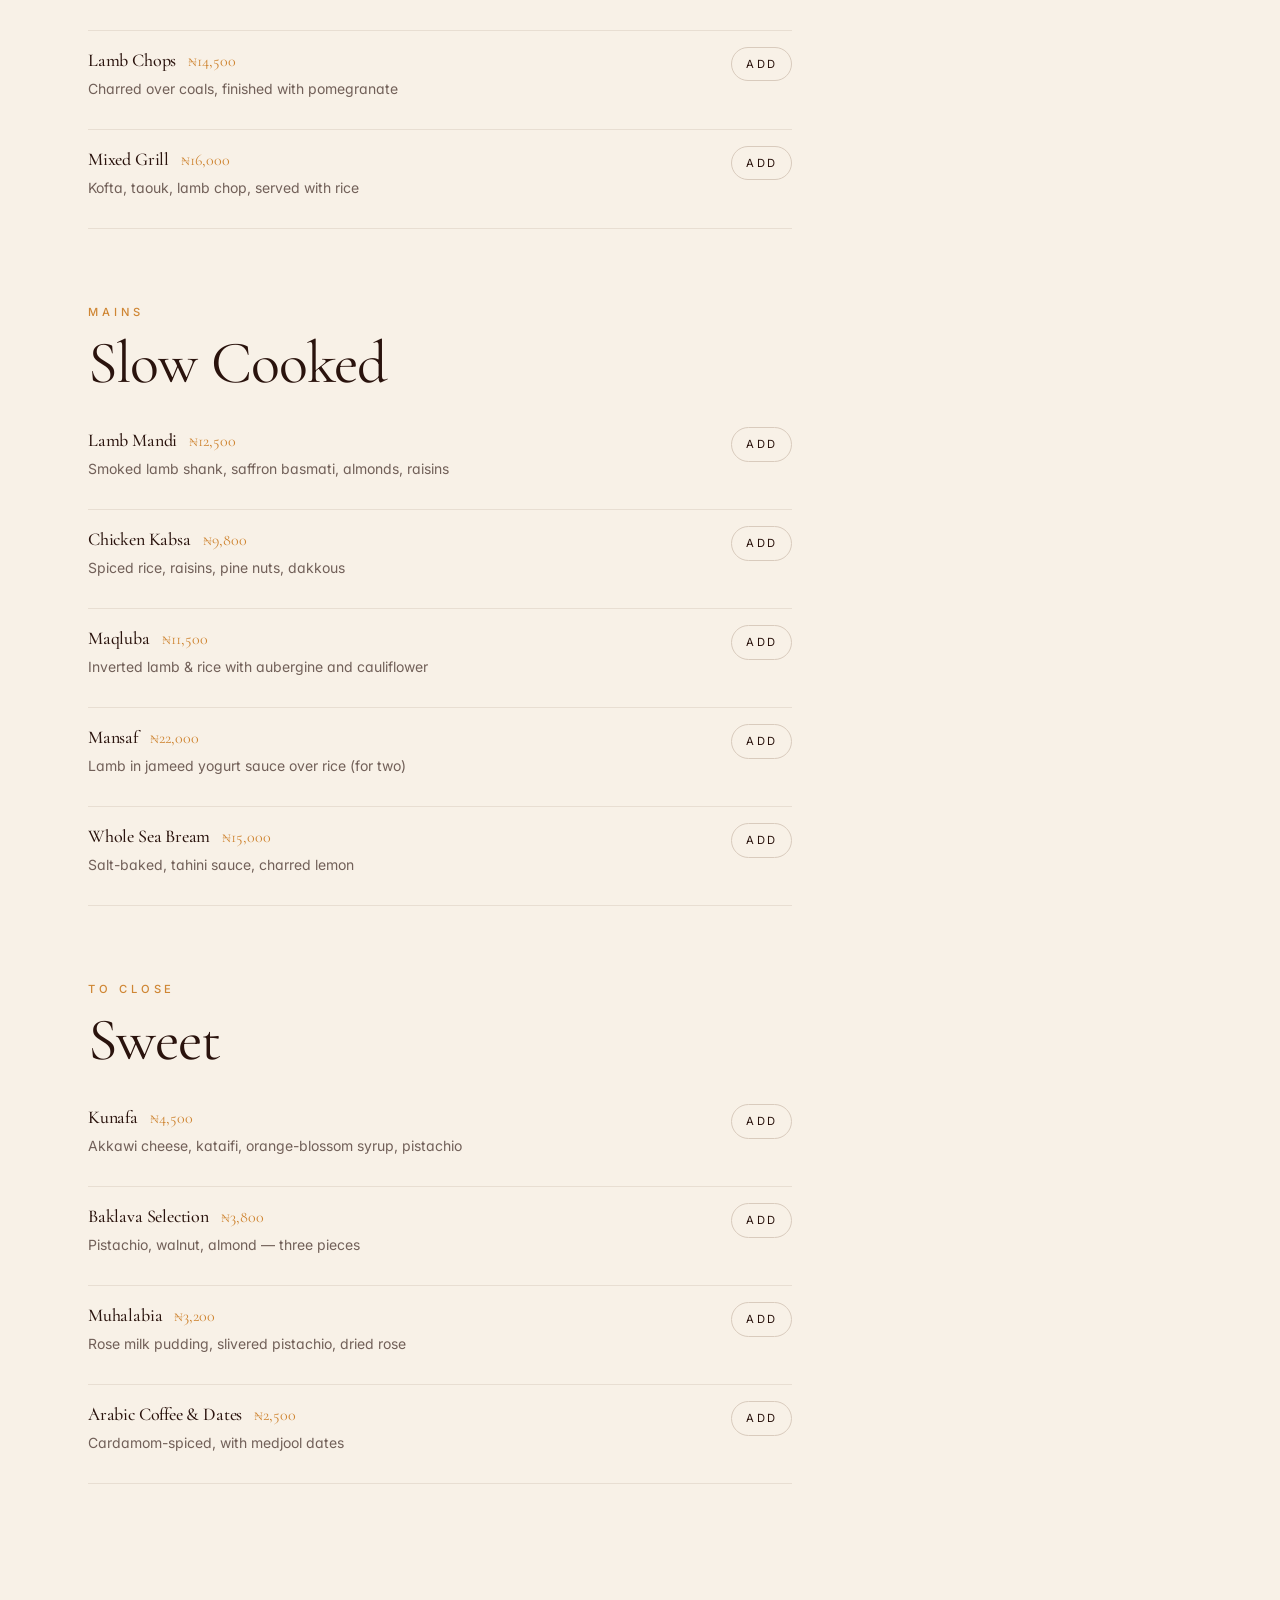
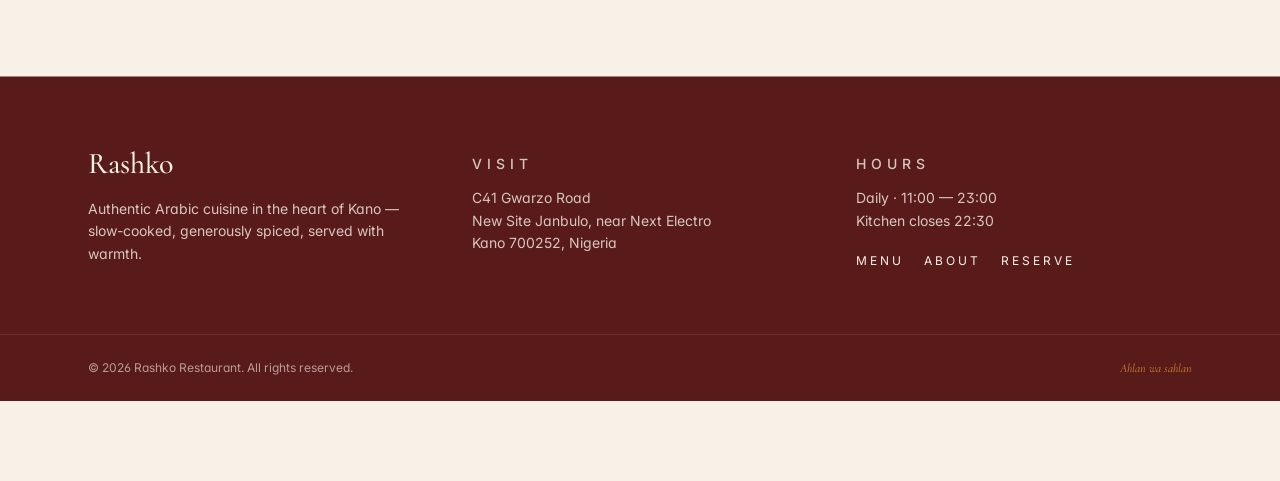
<file: order.html>
<!doctype html>
<html lang="en">
<head>
  <meta charset="utf-8" />
  <meta name="viewport" content="width=device-width, initial-scale=1" />
  <title>Order Online — Rashko Restaurant, Kano</title>
  <meta name="description" content="Build your order from Rashko's full menu and send it straight to our kitchen via WhatsApp. Delivery across central Kano in 35–50 minutes." />
  <meta property="og:title" content="Order Online — Rashko Restaurant" />
  <meta property="og:description" content="Pick your dishes, choose delivery or pickup, send via WhatsApp." />
  <link rel="stylesheet" href="styles.css" />
</head>
<body>
  <div id="site-header"></div>

  <section class="order-hero">
    <div class="container-narrow">
      <span class="ornament eyebrow">Order Online</span>
      <h1 class="display-xl">Build Your Order</h1>
      <p>Choose your dishes, tell us where to send them. We'll confirm everything by WhatsApp before we begin cooking.</p>
    </div>
  </section>

  <div class="container-narrow order-grid">
    <div id="order-menu-root" class="order-menu"></div>
    <div id="cart-root"></div>
  </div>

  <div id="site-footer"></div>
  <div id="bottom-nav"></div>
  <div id="whatsapp-float"></div>

  <script src="data.js"></script>
  <script src="layout.js"></script>
  <script src="order.js"></script>
  <script>RASHKO.mountLayout({ active: "order" });</script>
</body>
</html>
</file>
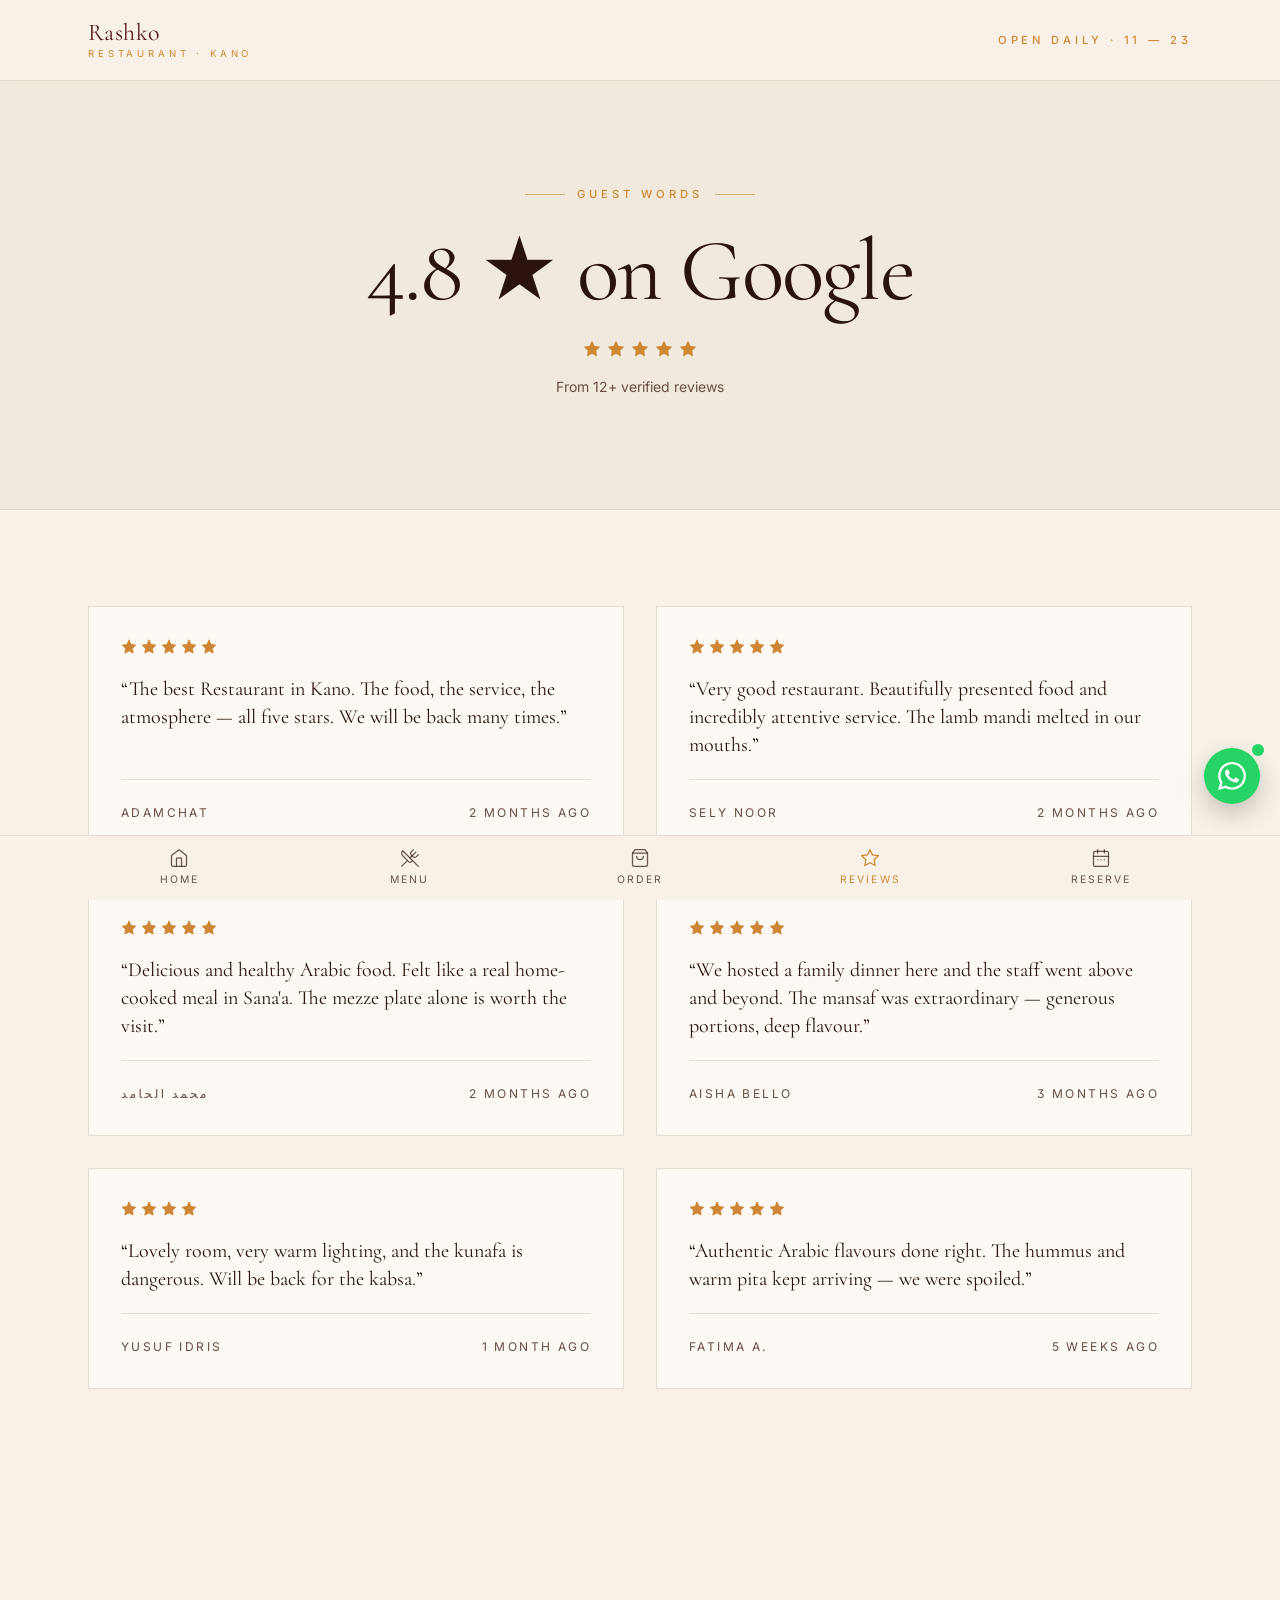
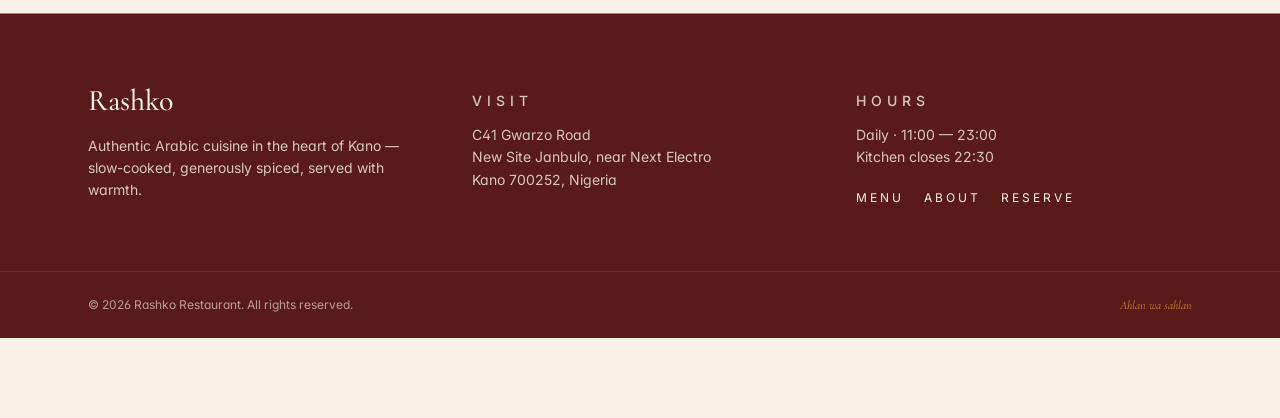
<file: reviews.html>
<!doctype html>
<html lang="en">
<head>
  <meta charset="utf-8" />
  <meta name="viewport" content="width=device-width, initial-scale=1" />
  <title>Reviews — Rashko Restaurant, Kano</title>
  <meta name="description" content="What guests are saying about Rashko Restaurant in Kano. 4.8 stars on Google — read the full reviews." />
  <meta property="og:title" content="Reviews — Rashko Restaurant" />
  <meta property="og:description" content="4.8★ on Google. Read what guests are saying about Rashko Restaurant." />
  <link rel="stylesheet" href="styles.css" />
</head>
<body>
  <div id="site-header"></div>

  <section class="menu-hero">
    <div class="container-narrow">
      <span class="ornament eyebrow">Guest Words</span>
      <h1 class="display-xl">4.8 ★ on Google</h1>
      <div style="margin-top:1.5rem;display:flex;justify-content:center;gap:0.25rem;color:var(--accent);">
        <svg style="width:1.25rem;height:1.25rem;fill:currentColor;" viewBox="0 0 24 24"><polygon points="12 2 15.09 8.26 22 9.27 17 14.14 18.18 21.02 12 17.77 5.82 21.02 7 14.14 2 9.27 8.91 8.26 12 2"/></svg>
        <svg style="width:1.25rem;height:1.25rem;fill:currentColor;" viewBox="0 0 24 24"><polygon points="12 2 15.09 8.26 22 9.27 17 14.14 18.18 21.02 12 17.77 5.82 21.02 7 14.14 2 9.27 8.91 8.26 12 2"/></svg>
        <svg style="width:1.25rem;height:1.25rem;fill:currentColor;" viewBox="0 0 24 24"><polygon points="12 2 15.09 8.26 22 9.27 17 14.14 18.18 21.02 12 17.77 5.82 21.02 7 14.14 2 9.27 8.91 8.26 12 2"/></svg>
        <svg style="width:1.25rem;height:1.25rem;fill:currentColor;" viewBox="0 0 24 24"><polygon points="12 2 15.09 8.26 22 9.27 17 14.14 18.18 21.02 12 17.77 5.82 21.02 7 14.14 2 9.27 8.91 8.26 12 2"/></svg>
        <svg style="width:1.25rem;height:1.25rem;fill:currentColor;" viewBox="0 0 24 24"><polygon points="12 2 15.09 8.26 22 9.27 17 14.14 18.18 21.02 12 17.77 5.82 21.02 7 14.14 2 9.27 8.91 8.26 12 2"/></svg>
      </div>
      <p style="margin-top:1rem;font-size:0.875rem;color:var(--muted-foreground);">From 12+ verified reviews</p>
    </div>
  </section>

  <section class="container-narrow" style="padding-block:6rem;">
    <div id="reviews-root" class="reviews-grid"></div>
  </section>

  <div id="site-footer"></div>
  <div id="bottom-nav"></div>
  <div id="whatsapp-float"></div>

  <script src="data.js"></script>
  <script src="layout.js"></script>
  <script src="reviews.js"></script>
  <script>RASHKO.mountLayout({ active: "reviews" });</script>
</body>
</html>
</file>
<file: styles.css>
/* ============ Rashko Restaurant — Static Stylesheet ============ */
@import url("https://fonts.googleapis.com/css2?family=Cormorant+Garamond:ital,wght@0,400;0,500;0,600;1,400;1,500&family=Inter:wght@400;500;600&display=swap");

:root {
  --radius: 0.25rem;

  --background: oklch(0.96 0.015 75);
  --foreground: oklch(0.22 0.04 35);

  --cream: oklch(0.96 0.015 75);
  --burgundy: oklch(0.32 0.09 25);
  --gold: oklch(0.68 0.13 65);

  --card: oklch(0.98 0.008 75);
  --card-foreground: oklch(0.22 0.04 35);

  --primary: oklch(0.32 0.09 25);
  --primary-foreground: oklch(0.96 0.015 75);

  --secondary: oklch(0.9 0.025 70);
  --secondary-foreground: oklch(0.22 0.04 35);

  --muted: oklch(0.92 0.018 70);
  --muted-foreground: oklch(0.45 0.04 40);

  --accent: oklch(0.68 0.13 65);
  --accent-foreground: oklch(0.18 0.04 35);

  --destructive: oklch(0.55 0.2 28);

  --border: oklch(0.85 0.025 70);
  --input: oklch(0.88 0.02 70);

  --font-display: "Cormorant Garamond", "Playfair Display", Georgia, serif;
  --font-body: "Inter", system-ui, sans-serif;
  --whatsapp: #25d366;
}

*, *::before, *::after { box-sizing: border-box; }
* { border-color: var(--border); }

html { scroll-behavior: smooth; }
body {
  margin: 0;
  background-color: var(--background);
  color: var(--foreground);
  font-family: var(--font-body);
  font-feature-settings: "ss01", "cv11";
  -webkit-font-smoothing: antialiased;
  line-height: 1.5;
}

img { display: block; max-width: 100%; height: auto; }
a { color: inherit; text-decoration: none; }
button { font: inherit; cursor: pointer; }

h1, h2, h3, h4, h5 {
  font-family: var(--font-display);
  font-weight: 500;
  letter-spacing: -0.01em;
  margin: 0;
}

/* ============ Layout helpers ============ */
.container-narrow {
  max-width: 72rem;
  margin-inline: auto;
  padding-inline: 1.5rem;
}

.eyebrow {
  font-family: var(--font-body);
  font-size: 0.7rem;
  letter-spacing: 0.35em;
  text-transform: uppercase;
  color: var(--accent);
  font-weight: 500;
}

.ornament {
  display: inline-flex;
  align-items: center;
  gap: 0.75rem;
  color: var(--accent);
}
.ornament::before, .ornament::after {
  content: "";
  width: 2.5rem;
  height: 1px;
  background-color: currentColor;
  opacity: 0.6;
}

.display-xl {
  font-family: var(--font-display);
  font-weight: 400;
  font-size: clamp(2.75rem, 7vw, 5.5rem);
  line-height: 1;
  letter-spacing: -0.02em;
}
.display-lg {
  font-family: var(--font-display);
  font-weight: 400;
  font-size: clamp(2.25rem, 5vw, 3.75rem);
  line-height: 1.05;
  letter-spacing: -0.015em;
}
.italic-script {
  font-style: italic;
  font-family: var(--font-display);
  color: var(--accent);
}

.section { padding-block: 7rem; }
.section-sm { padding-block: 6rem; }
.bg-secondary { background-color: color-mix(in oklab, var(--secondary) 40%, transparent); }
.bg-primary { background-color: var(--primary); color: var(--primary-foreground); }
.bg-dark { background-color: oklch(0.22 0.04 35); color: var(--cream); }

.text-center { text-align: center; }
.text-accent { color: var(--accent); }
.text-cream { color: var(--cream); }
.text-muted { color: var(--muted-foreground); }
.max-w-xl { max-width: 36rem; margin-inline: auto; }
.max-w-2xl { max-width: 42rem; margin-inline: auto; }
.max-w-3xl { max-width: 48rem; margin-inline: auto; }

/* ============ Header / brand bar ============ */
.site-header {
  position: sticky;
  top: 0;
  z-index: 40;
  border-bottom: 1px solid color-mix(in oklab, var(--border) 60%, transparent);
  background-color: color-mix(in oklab, var(--background) 85%, transparent);
  backdrop-filter: blur(8px);
}
.site-header-inner {
  display: flex;
  height: 5rem;
  align-items: center;
  justify-content: center;
}
.brand { display: flex; flex-direction: column; line-height: 1; text-align: center; }
.brand-name { font-family: var(--font-display); font-size: 1.5rem; letter-spacing: 0.02em; color: var(--primary); }
.brand-tag { font-size: 0.6rem; letter-spacing: 0.4em; text-transform: uppercase; color: var(--accent); margin-top: 0.25rem; }
.header-hours { display: none; }

@media (min-width: 768px) {
  .site-header-inner { justify-content: space-between; }
  .brand { text-align: left; }
  .header-hours { display: inline; }
}

/* ============ Bottom nav ============ */
.bottom-nav {
  position: fixed;
  inset-inline: 0;
  bottom: 0;
  z-index: 50;
  border-top: 1px solid color-mix(in oklab, var(--border) 60%, transparent);
  background-color: color-mix(in oklab, var(--background) 95%, transparent);
  backdrop-filter: blur(8px);
}
.bottom-nav ul {
  display: grid;
  grid-template-columns: repeat(5, 1fr);
  list-style: none;
  margin: 0;
  padding: 0;
  max-width: 72rem;
  margin-inline: auto;
}
.bottom-nav a {
  display: flex;
  flex-direction: column;
  align-items: center;
  justify-content: center;
  gap: 0.25rem;
  padding-block: 0.75rem;
  font-size: 0.65rem;
  text-transform: uppercase;
  letter-spacing: 0.2em;
  color: color-mix(in oklab, var(--foreground) 70%, transparent);
  transition: color 0.15s ease;
}
.bottom-nav a:hover { color: var(--accent); }
.bottom-nav a.active { color: var(--accent); }
.bottom-nav svg { width: 1.25rem; height: 1.25rem; stroke-width: 1.5; }
.bottom-nav-spacer { height: 5rem; }

/* ============ Buttons ============ */
.btn {
  display: inline-flex;
  align-items: center;
  justify-content: center;
  gap: 0.75rem;
  padding: 0.875rem 1.75rem;
  font-size: 0.75rem;
  text-transform: uppercase;
  letter-spacing: 0.3em;
  border: 1px solid transparent;
  border-radius: 0;
  transition: all 0.2s ease;
  cursor: pointer;
}
.btn-gold { background-color: oklch(0.78 0.13 70); color: oklch(0.18 0.04 35); }
.btn-gold:hover { background-color: var(--cream); }
.btn-outline-cream { border-color: color-mix(in oklab, var(--cream) 70%, transparent); color: var(--cream); }
.btn-outline-cream:hover { background-color: var(--cream); color: var(--primary); }
.btn-outline-primary { border-color: var(--primary); color: var(--primary); }
.btn-outline-primary:hover { background-color: var(--primary); color: var(--primary-foreground); }
.btn-outline-accent { border-color: var(--accent); color: var(--accent); }
.btn-outline-accent:hover { background-color: var(--accent); color: var(--accent-foreground); }
.btn-primary { background-color: var(--primary); color: var(--primary-foreground); }
.btn-primary:hover { background-color: var(--accent); color: var(--accent-foreground); }
.btn-accent {
  background-color: var(--accent);
  color: var(--accent-foreground);
  border-radius: 9999px;
  letter-spacing: 0.2em;
  padding: 0.75rem 1.5rem;
  font-size: 0.75rem;
}
.btn-accent:hover { opacity: 0.9; }
.btn-whatsapp {
  background-color: var(--whatsapp);
  color: oklch(0.18 0.04 35);
}
.btn-whatsapp:hover { opacity: 0.9; }
.btn-whatsapp-pill {
  background-color: var(--whatsapp);
  color: white;
  border-radius: 9999px;
  letter-spacing: normal;
  text-transform: none;
  padding: 0.875rem 1.5rem;
  font-size: 0.95rem;
  font-weight: 500;
  width: 100%;
}
.btn-whatsapp-pill:hover { background-color: #1ebe5d; }
.btn-whatsapp-pill:disabled { opacity: 0.4; cursor: not-allowed; }
.btn-whatsapp-pill svg { width: 1.1rem; height: 1.1rem; flex-shrink: 0; }
.dish-order-link svg, .delivery-features svg, .info-block .info-head svg { flex-shrink: 0; }

/* ============ Hero ============ */
.hero {
  position: relative;
  color: var(--cream);
  isolation: isolate;
}
.hero-bg { position: absolute; inset: 0; z-index: -1; }
.hero-bg img { width: 100%; height: 100%; object-fit: cover; }
.hero-bg::after {
  content: "";
  position: absolute; inset: 0;
  background: linear-gradient(to bottom, rgba(0,0,0,0.55), rgba(0,0,0,0.45) 50%, rgba(0,0,0,0.75));
}
.hero-inner {
  min-height: 88vh;
  display: flex;
  flex-direction: column;
  justify-content: flex-end;
  padding-block: 8rem 5rem;
}
.hero-title { color: var(--cream); max-width: 48rem; margin-top: 1.5rem; }
.hero-text { margin-top: 1.5rem; max-width: 36rem; color: color-mix(in oklab, var(--cream) 85%, transparent); line-height: 1.7; }
.hero-actions { margin-top: 2.5rem; display: flex; flex-wrap: wrap; gap: 1rem; }
.gold-text { color: oklch(0.78 0.13 70); }

/* ============ Sections ============ */
.philosophy-grid {
  display: grid;
  gap: 4rem;
  align-items: center;
}
@media (min-width: 768px) {
  .philosophy-grid { grid-template-columns: 5fr 7fr; }
}
.philosophy-grid p { line-height: 1.9; color: color-mix(in oklab, var(--foreground) 80%, transparent); margin: 0 0 1.25rem; }

.signature-grid {
  display: grid;
  gap: 2.5rem;
  margin-top: 4rem;
}
@media (min-width: 768px) { .signature-grid { grid-template-columns: 1fr 1fr; } }
.signature-card .img-wrap { aspect-ratio: 4/5; overflow: hidden; }
.signature-card img { width: 100%; height: 100%; object-fit: cover; transition: transform 0.7s ease; }
.signature-card:hover img { transform: scale(1.05); }
.signature-card h3 { font-size: 1.875rem; margin-top: 1.5rem; }
.signature-card p { color: color-mix(in oklab, var(--foreground) 70%, transparent); margin-top: 0.5rem; line-height: 1.6; }
.signature-card.offset { margin-top: 0; }
@media (min-width: 768px) { .signature-card.offset { margin-top: 5rem; } }

.story-split {
  display: grid;
  gap: 3rem;
  align-items: center;
}
@media (min-width: 768px) { .story-split { grid-template-columns: 1fr 1fr; } }
.story-split .img-wrap { aspect-ratio: 5/4; overflow: hidden; }
.story-split img { width: 100%; height: 100%; object-fit: cover; }
.story-text p { margin-top: 1.5rem; color: color-mix(in oklab, var(--foreground) 75%, transparent); line-height: 1.9; }
.text-link {
  display: inline-block;
  margin-top: 2rem;
  font-size: 0.75rem;
  text-transform: uppercase;
  letter-spacing: 0.3em;
  color: var(--accent);
  border-bottom: 1px solid var(--accent);
  padding-bottom: 0.25rem;
}
.text-link:hover { opacity: 0.8; }

/* ============ Delivery section ============ */
.delivery-grid {
  display: grid;
  gap: 3rem;
  align-items: center;
}
@media (min-width: 768px) { .delivery-grid { grid-template-columns: 7fr 5fr; } }
.delivery-features {
  display: grid;
  gap: 1.5rem;
  margin-top: 2rem;
  list-style: none;
  padding: 0;
}
@media (min-width: 640px) { .delivery-features { grid-template-columns: repeat(3, 1fr); } }
.delivery-features li { display: flex; flex-direction: column; gap: 0.5rem; font-size: 0.875rem; }
.delivery-features svg { width: 1.25rem; height: 1.25rem; color: var(--whatsapp); }
.delivery-features span { color: color-mix(in oklab, var(--cream) 85%, transparent); }
.delivery-card {
  border: 1px solid color-mix(in oklab, var(--whatsapp) 40%, transparent);
  padding: 2rem;
  background-color: color-mix(in oklab, oklch(0.18 0.04 35) 60%, transparent);
}
.delivery-card ol {
  margin-top: 1.25rem;
  padding: 0;
  list-style: none;
  display: flex;
  flex-direction: column;
  gap: 1rem;
  font-size: 0.875rem;
  color: color-mix(in oklab, var(--cream) 85%, transparent);
  line-height: 1.6;
}
.delivery-card ol li { display: flex; gap: 0.75rem; }
.delivery-card ol li > span:first-child {
  font-family: var(--font-display);
  font-size: 1.5rem;
  color: var(--whatsapp);
  line-height: 1;
}

/* ============ Quote section ============ */
.pull-quote { font-family: var(--font-display); font-size: clamp(1.875rem, 3vw, 2.5rem); line-height: 1.3; margin: 0.5rem 0 0; }
.quote-mark { font-family: var(--font-display); font-size: 4rem; color: var(--accent); line-height: 1; }

/* ============ Footer ============ */
.site-footer {
  margin-top: 8rem;
  border-top: 1px solid color-mix(in oklab, var(--border) 60%, transparent);
  background-color: var(--primary);
  color: var(--primary-foreground);
}
.footer-grid {
  display: grid;
  gap: 3rem;
  padding-block: 4rem;
}
@media (min-width: 768px) { .footer-grid { grid-template-columns: repeat(3, 1fr); } }
.footer-grid h3 { font-size: 1.875rem; }
.footer-grid p { font-size: 0.875rem; line-height: 1.6; color: color-mix(in oklab, var(--primary-foreground) 80%, transparent); margin: 0.75rem 0 0; }
.footer-links { margin-top: 1.25rem; display: flex; gap: 1.25rem; font-size: 0.75rem; text-transform: uppercase; letter-spacing: 0.25em; }
.footer-links a:hover { color: var(--accent); }
.footer-bottom { border-top: 1px solid color-mix(in oklab, var(--primary-foreground) 10%, transparent); }
.footer-bottom-inner {
  display: flex;
  flex-direction: column;
  gap: 0.75rem;
  padding-block: 1.5rem;
  font-size: 0.75rem;
  color: color-mix(in oklab, var(--primary-foreground) 60%, transparent);
}
@media (min-width: 640px) { .footer-bottom-inner { flex-direction: row; justify-content: space-between; } }

/* ============ WhatsApp floating button ============ */
.whatsapp-float {
  position: fixed;
  bottom: 6rem;
  right: 1.25rem;
  z-index: 50;
  display: flex;
  align-items: center;
  justify-content: center;
  width: 3.5rem;
  height: 3.5rem;
  border-radius: 9999px;
  background-color: var(--whatsapp);
  color: white;
  box-shadow: 0 10px 25px rgba(0,0,0,0.2);
  transition: transform 0.2s ease;
}
.whatsapp-float:hover { transform: scale(1.05); }
.whatsapp-float svg { width: 1.75rem; height: 1.75rem; }
.whatsapp-float .ping {
  position: absolute;
  top: -0.25rem;
  right: -0.25rem;
  width: 0.75rem;
  height: 0.75rem;
  border-radius: 9999px;
  background-color: var(--whatsapp);
  animation: ping 1.5s cubic-bezier(0,0,0.2,1) infinite;
}
@keyframes ping {
  0% { transform: scale(1); opacity: 1; }
  75%, 100% { transform: scale(2); opacity: 0; }
}
.sr-only {
  position: absolute; width: 1px; height: 1px; padding: 0; margin: -1px;
  overflow: hidden; clip: rect(0,0,0,0); white-space: nowrap; border: 0;
}

/* ============ Menu page ============ */
.menu-section { margin-bottom: 6rem; }
.menu-section header { margin-bottom: 3rem; text-align: center; }
.menu-section h2 { margin-top: 0.75rem; }
.dishes {
  display: grid;
  gap: 2rem 4rem;
  max-width: 56rem;
  margin-inline: auto;
}
@media (min-width: 768px) { .dishes { grid-template-columns: 1fr 1fr; } }
.dish { padding-bottom: 1.5rem; border-bottom: 1px solid color-mix(in oklab, var(--border) 50%, transparent); }
.dish-head { display: flex; align-items: baseline; gap: 1rem; }
.dish-name { font-family: var(--font-display); font-size: 1.25rem; color: var(--foreground); margin: 0; }
.dish-dots { flex: 1; border-bottom: 1px dotted color-mix(in oklab, var(--border) 70%, transparent); margin-bottom: 0.375rem; }
.dish-price { font-family: var(--font-display); font-size: 1.125rem; color: var(--accent); }
.dish-desc { margin-top: 0.5rem; font-size: 0.875rem; color: color-mix(in oklab, var(--foreground) 65%, transparent); line-height: 1.6; }
.dish-order-link {
  margin-top: 0.75rem;
  display: inline-flex;
  align-items: center;
  gap: 0.5rem;
  font-size: 0.7rem;
  text-transform: uppercase;
  letter-spacing: 0.25em;
  color: var(--whatsapp);
}
.dish-order-link:hover { color: var(--accent); }
.dish-order-link svg { width: 0.875rem; height: 0.875rem; }

.menu-hero { background-color: color-mix(in oklab, var(--secondary) 40%, transparent); border-bottom: 1px solid color-mix(in oklab, var(--border) 60%, transparent); }
.menu-hero .container-narrow { padding-block: 6rem; text-align: center; }
.menu-hero h1 { margin-top: 1.5rem; }
.menu-hero p { margin-top: 1.5rem; max-width: 36rem; margin-inline: auto; color: color-mix(in oklab, var(--foreground) 70%, transparent); line-height: 1.7; }

/* ============ Order page ============ */
.order-grid {
  display: grid;
  gap: 3rem;
  padding-block: 4rem;
}
@media (min-width: 1024px) { .order-grid { grid-template-columns: 1fr 22rem; } }
.order-menu { display: flex; flex-direction: column; gap: 4rem; }
.order-section header { margin-bottom: 2rem; }
.order-dishes { display: flex; flex-direction: column; gap: 1rem; }
.order-dish {
  display: flex;
  align-items: flex-start;
  gap: 1rem;
  padding-bottom: 1rem;
  border-bottom: 1px solid color-mix(in oklab, var(--border) 50%, transparent);
}
.order-dish-info { flex: 1; min-width: 0; }
.order-dish-info h3 { font-family: var(--font-display); font-size: 1.125rem; margin: 0; }
.order-dish-info .head { display: flex; gap: 0.75rem; align-items: baseline; }
.order-dish-info .price { font-family: var(--font-display); color: var(--accent); }
.order-dish-info .desc { margin-top: 0.25rem; font-size: 0.875rem; color: color-mix(in oklab, var(--foreground) 65%, transparent); line-height: 1.5; }
.qty-controls { display: flex; align-items: center; gap: 0.5rem; flex-shrink: 0; }
.qty-btn {
  height: 2rem; width: 2rem;
  display: grid; place-items: center;
  border: 1px solid var(--border);
  border-radius: 9999px;
  background: transparent;
  color: var(--foreground);
  transition: all 0.15s ease;
}
.qty-btn:hover { border-color: var(--accent); color: var(--accent); }
.qty-btn svg { width: 0.875rem; height: 0.875rem; }
.qty-num { width: 1.5rem; text-align: center; font-family: var(--font-display); }
.add-btn {
  font-size: 0.7rem;
  text-transform: uppercase;
  letter-spacing: 0.2em;
  border: 1px solid var(--border);
  padding: 0.5rem 0.875rem;
  border-radius: 9999px;
  background: transparent;
  color: var(--foreground);
  transition: all 0.15s ease;
}
.add-btn:hover { border-color: var(--accent); color: var(--accent); }

.cart {
  border: 1px solid color-mix(in oklab, var(--border) 60%, transparent);
  background-color: var(--card);
  border-radius: 0.5rem;
  padding: 1.5rem;
  display: flex;
  flex-direction: column;
  gap: 1.5rem;
  height: fit-content;
}
@media (min-width: 1024px) { .cart { position: sticky; top: 6rem; } }
.cart h2 { font-family: var(--font-display); font-size: 1.5rem; margin-top: 0.25rem; }
.cart-items { list-style: none; margin: 0; padding: 0 0.25rem 0 0; display: flex; flex-direction: column; gap: 0.75rem; max-height: 16rem; overflow-y: auto; }
.cart-item { display: flex; gap: 0.75rem; font-size: 0.875rem; }
.cart-item .qty { font-family: var(--font-display); color: var(--accent); width: 2rem; }
.cart-item-info { flex: 1; min-width: 0; }
.cart-item-info p { margin: 0; }
.cart-item-info .name { white-space: nowrap; overflow: hidden; text-overflow: ellipsis; }
.cart-item-info .sub { font-size: 0.75rem; color: color-mix(in oklab, var(--foreground) 60%, transparent); }
.cart-remove { background: none; border: 0; color: color-mix(in oklab, var(--foreground) 50%, transparent); transition: color 0.15s; }
.cart-remove:hover { color: var(--destructive); }
.cart-remove svg { width: 1rem; height: 1rem; }
.cart-total {
  display: flex;
  align-items: baseline;
  justify-content: space-between;
  border-top: 1px solid color-mix(in oklab, var(--border) 60%, transparent);
  padding-top: 1rem;
}
.cart-total .total-amount { font-family: var(--font-display); font-size: 1.5rem; color: var(--accent); }
.cart-empty { font-size: 0.875rem; color: color-mix(in oklab, var(--foreground) 60%, transparent); }

.mode-toggle { display: grid; grid-template-columns: 1fr 1fr; gap: 0.5rem; }
.mode-btn {
  font-size: 0.7rem;
  text-transform: uppercase;
  letter-spacing: 0.2em;
  padding: 0.5rem;
  border-radius: 9999px;
  border: 1px solid var(--border);
  background: transparent;
  color: color-mix(in oklab, var(--foreground) 60%, transparent);
  transition: all 0.15s ease;
}
.mode-btn:hover { color: var(--foreground); }
.mode-btn.active { border-color: var(--accent); color: var(--accent); }

.order-form { display: flex; flex-direction: column; gap: 1rem; }
.field { display: block; }
.field-label {
  display: block;
  font-size: 0.65rem;
  text-transform: uppercase;
  letter-spacing: 0.25em;
  color: color-mix(in oklab, var(--foreground) 60%, transparent);
  margin-bottom: 0.375rem;
}
.form-input {
  width: 100%;
  background-color: var(--background);
  border: 1px solid var(--border);
  border-radius: 0.375rem;
  padding: 0.625rem 0.75rem;
  font-size: 0.875rem;
  color: var(--foreground);
  font-family: inherit;
  transition: border-color 0.15s ease;
}
.form-input:focus { outline: none; border-color: var(--accent); }
.form-input::placeholder { color: color-mix(in oklab, var(--foreground) 40%, transparent); }
textarea.form-input { resize: none; }

.form-errors { font-size: 0.75rem; color: var(--destructive); list-style: none; padding: 0; margin: 0; display: flex; flex-direction: column; gap: 0.25rem; }
.form-help { font-size: 0.65rem; color: color-mix(in oklab, var(--foreground) 50%, transparent); line-height: 1.6; text-align: center; margin: 0; }

/* ============ Reviews page ============ */
.reviews-grid { display: grid; gap: 2rem; }
@media (min-width: 768px) { .reviews-grid { grid-template-columns: 1fr 1fr; } }
.review-card {
  background-color: var(--card);
  border: 1px solid color-mix(in oklab, var(--border) 60%, transparent);
  padding: 2rem;
  display: flex;
  flex-direction: column;
}
.review-stars { display: flex; gap: 0.25rem; color: var(--accent); }
.review-stars svg { width: 1rem; height: 1rem; fill: currentColor; }
.review-quote { margin-top: 1.25rem; font-family: var(--font-display); font-size: 1.25rem; line-height: 1.4; color: var(--foreground); }
.review-meta {
  margin-top: auto;
  padding-top: 1.5rem;
  border-top: 1px solid color-mix(in oklab, var(--border) 60%, transparent);
  display: flex;
  justify-content: space-between;
  font-size: 0.75rem;
  text-transform: uppercase;
  letter-spacing: 0.2em;
  color: var(--muted-foreground);
}

/* ============ About page ============ */
.about-grid { display: grid; gap: 4rem; padding-block: 6rem; }
@media (min-width: 768px) { .about-grid { grid-template-columns: 5fr 7fr; } }
.about-grid img { aspect-ratio: 4/5; object-fit: cover; width: 100%; }
.about-text { display: flex; flex-direction: column; gap: 1.5rem; line-height: 1.9; color: color-mix(in oklab, var(--foreground) 80%, transparent); }
.about-text p { margin: 0; }
.about-text .italic-script { font-size: 1.5rem; line-height: 1.3; }
.stats-grid { display: grid; gap: 3rem; text-align: center; }
@media (min-width: 768px) { .stats-grid { grid-template-columns: repeat(3, 1fr); } }
.stat-key { font-family: var(--font-display); font-weight: 400; color: var(--accent); }
.stat-val { margin-top: 0.5rem; }

/* ============ Contact page ============ */
.contact-grid { display: grid; gap: 4rem; padding-block: 6rem; }
@media (min-width: 1024px) { .contact-grid { grid-template-columns: 7fr 5fr; } }
.contact-form { display: flex; flex-direction: column; gap: 1.5rem; }
.contact-form .row { display: grid; gap: 1.5rem; }
@media (min-width: 768px) {
  .contact-form .row.two { grid-template-columns: 1fr 1fr; }
  .contact-form .row.three { grid-template-columns: 1fr 1fr 1fr; }
}
.contact-input {
  width: 100%;
  background-color: transparent;
  border: 0;
  border-bottom: 1px solid color-mix(in oklab, var(--border) 70%, transparent);
  padding: 0.5rem 0;
  font-size: 1rem;
  color: var(--foreground);
  font-family: inherit;
  transition: border-color 0.15s ease;
}
.contact-input:focus { outline: none; border-bottom-color: var(--accent); }
.contact-info { display: flex; flex-direction: column; gap: 2.5rem; }
@media (min-width: 1024px) {
  .contact-info { border-left: 1px solid color-mix(in oklab, var(--border) 60%, transparent); padding-left: 3rem; }
}
.info-block .info-head { display: flex; align-items: center; gap: 0.75rem; color: var(--accent); }
.info-block .info-head svg { width: 1.25rem; height: 1.25rem; }
.info-block p { margin: 0.75rem 0 0; line-height: 1.6; color: color-mix(in oklab, var(--foreground) 80%, transparent); }
.contact-success { border: 1px solid var(--accent); padding: 3rem; text-align: center; }
.contact-success p { margin: 1rem 0 0; color: color-mix(in oklab, var(--foreground) 75%, transparent); }
.map-wrap { aspect-ratio: 4/3; overflow: hidden; border: 1px solid color-mix(in oklab, var(--border) 60%, transparent); }
.map-wrap iframe { width: 100%; height: 100%; border: 0; }

/* ============ Order hero ============ */
.order-hero { background-color: color-mix(in oklab, var(--secondary) 40%, transparent); border-bottom: 1px solid color-mix(in oklab, var(--border) 60%, transparent); }
.order-hero .container-narrow { padding-block: 5rem; text-align: center; }
.order-hero h1 { margin-top: 1.5rem; }
.order-hero p { margin-top: 1.5rem; max-width: 36rem; margin-inline: auto; color: color-mix(in oklab, var(--foreground) 70%, transparent); line-height: 1.7; }
</file>
